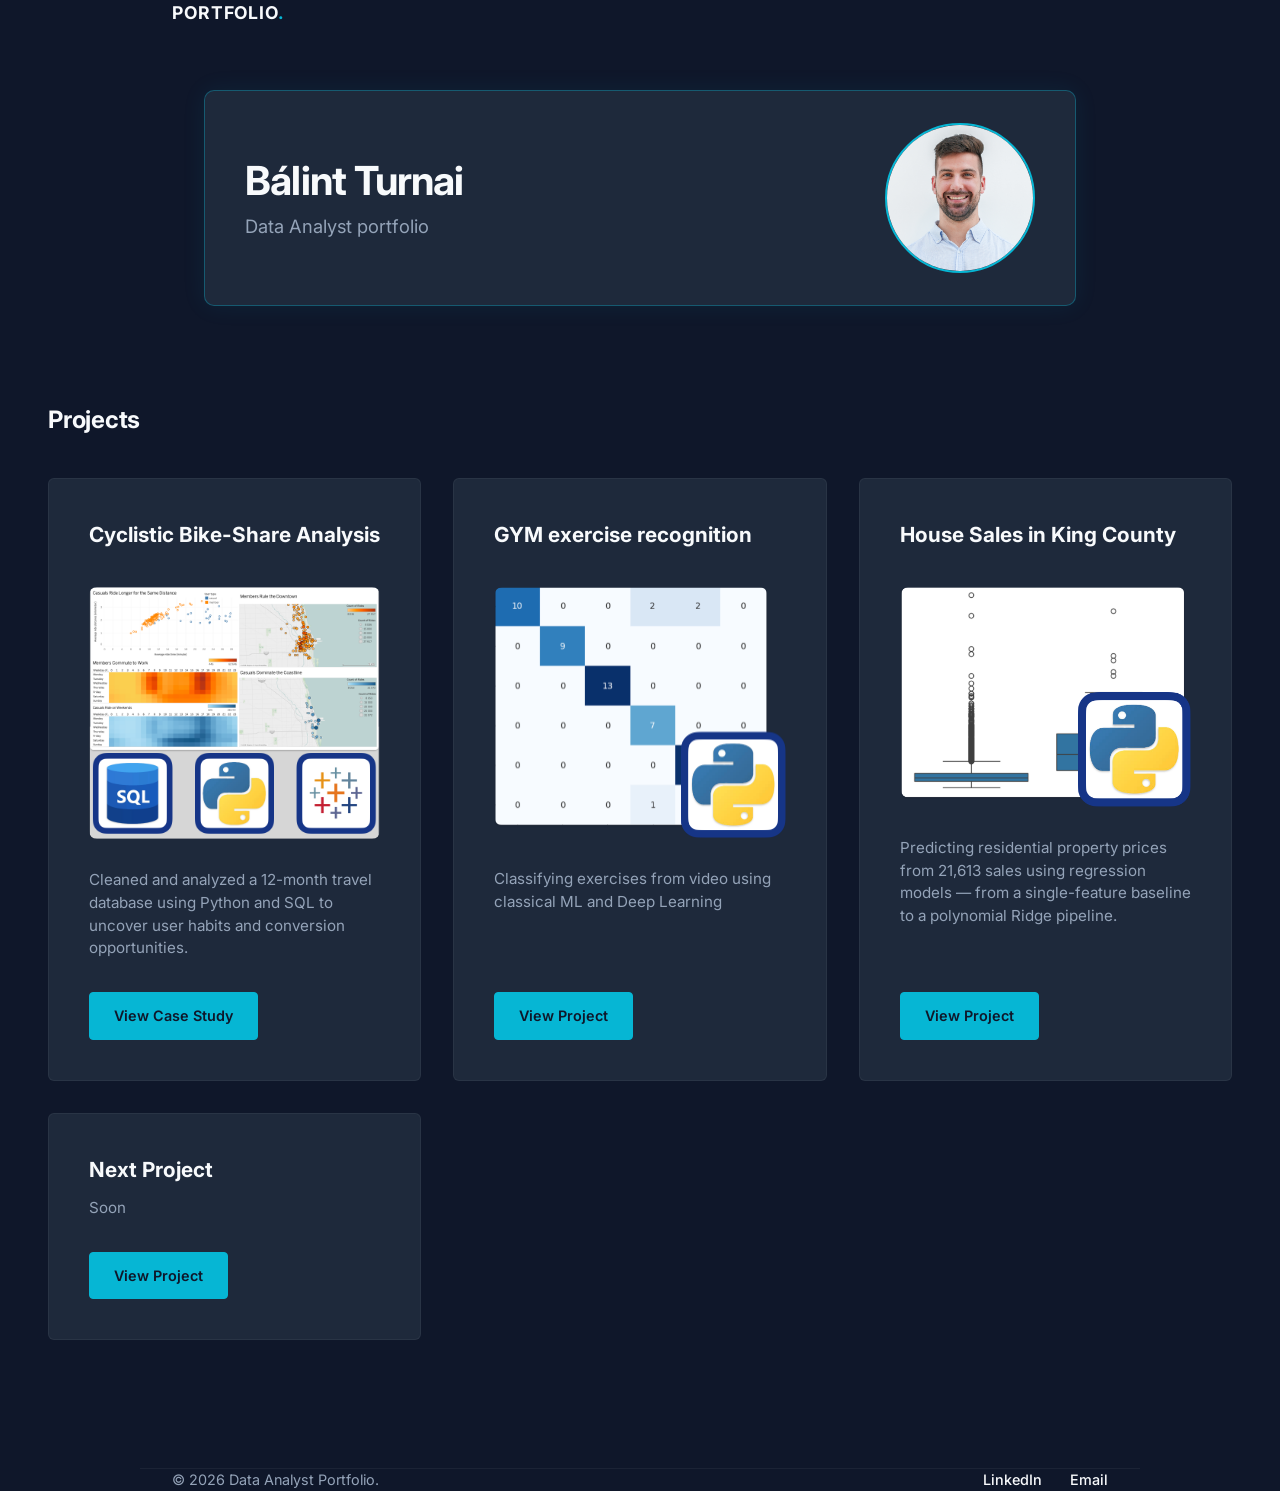
<file: index.html>
<!DOCTYPE html>
<html lang="hu">
<head>
    
    <meta charset="UTF-8">
    <meta name="viewport" content="width=device-width, initial-scale=1.0">
    <title>Data Analyst Portfolio</title>
    <link rel="preconnect" href="https://fonts.googleapis.com">
    <link rel="preconnect" href="https://fonts.gstatic.com" crossorigin>
    <link href="https://fonts.googleapis.com/css2?family=Inter:wght@400;500;600;700&display=swap" rel="stylesheet">
    
    <style>
        /* --- DIZÁJN RENDSZER --- */
        :root {
            --bg-main: #0f172a;       /* Mély palaszürke háttér */
            --bg-card: #1e293b;       /* Kártyák háttere */
            --accent-cyan: #06b6d4;   /* Funkcionális neon-cián kiemelő */
            --text-main: #f8fafc;     /* Elsődleges szöveg */
            --text-muted: #94a3b8;    /* Másodlagos szöveg */
            --border-color: rgba(255, 255, 255, 0.05);
            --max-width: 1000px;
            --transition: all 0.2s ease-in-out;
        }

        * {
            margin: 0;
            padding: 0;
            box-sizing: border-box;
            scroll-behavior: smooth;
        }

        body {
            background-color: var(--bg-main);
            color: var(--text-main);
            font-family: 'Inter', sans-serif;
            line-height: 1.5;
            -webkit-font-smoothing: antialiased;
        }

        .container {
            width: 100%;
            max-width: var(--max-width);
            margin: 0 auto;
            padding: 0 2rem;
        }

        /* --- LEBUTÍTOTT NAVIGÁCIÓ --- */
        nav {
            padding: 2rem 0;
        }

        .logo {
            font-weight: 700;
            font-size: 1.1rem;
            letter-spacing: 0.05em;
        }

        .logo span {
            color: var(--accent-cyan);
        }

        /* --- BEMUTATKOZÁS (HERO & ABOUT EGYBEN) --- */
        .profile-section {
            padding: 4rem 0 6rem 0;
        }

        .profile-section h1 {
            font-size: 2.5rem;
            font-weight: 700;
            line-height: 1.2;
            margin-bottom: 1.5rem;
            letter-spacing: -0.02em;
        }

        .profile-section p {
            font-size: 1.15rem;
            color: var(--text-muted);
            max-width: 800px;
        }

        /* --- MINIMALISTA PROJEKT RÁCSHÁLÓ --- */
        .projects-section {
            width: 100vw;
            position: relative;
            left: calc(-50vw + 50%);
            padding: 0 3rem 8rem 3rem;
            box-sizing: border-box;
        }

        .section-title {
            font-size: 1.5rem;
            font-weight: 700;
            margin-bottom: 2.5rem;
            letter-spacing: -0.01em;
        }

        .section-title span {
            color: var(--accent-cyan);
        }

        .projects-grid {
            display: grid;
            grid-template-columns: repeat(auto-fill, minmax(360px, 1fr));
            gap: 2rem;
        }

        .project-card {
            background-color: var(--bg-card);
            border: 1px solid var(--border-color);
            border-radius: 6px;
            padding: 2.5rem;
            display: flex;
            flex-direction: column;
            justify-content: space-between;
            transition: var(--transition);
        }

        .project-card:hover {
            border-color: rgba(6, 182, 212, 0.3);
        }

        .project-card h3 {
            font-size: 1.3rem;
            margin-bottom: 0.75rem;
        }

        .project-card p {
            color: var(--text-muted);
            font-size: 0.95rem;
            margin-bottom: 2rem;
            flex-grow: 1;
        }

        /* Gomb stílus az átnavigáláshoz */
        .btn {
            display: inline-flex;
            align-items: center;
            justify-content: center;
            padding: 0.75rem 1.5rem;
            font-size: 0.9rem;
            font-weight: 600;
            border-radius: 4px;
            text-decoration: none;
            transition: var(--transition);
            background-color: var(--accent-cyan);
            color: var(--bg-main);
            border: 1px solid var(--accent-cyan);
            align-self: flex-start;
        }

        .btn:hover {
            background-color: transparent;
            color: var(--accent-cyan);
        }

        .hero-section {
            padding: 4rem 0 6rem 0;
        }

        .hero-container {
            display: flex;
            align-items: center;
            justify-content: space-between;
            gap: 2rem;
        }

        .profile-card {
            display: flex;
            flex-direction: column;
        }

        .profile-card h1 {
            font-size: 2.5rem;
            font-weight: 700;
            line-height: 1.2;
            margin-bottom: 0.5rem;
            letter-spacing: -0.02em;
        }

        .profile-card h2 {
            font-size: 1.15rem;
            font-weight: 400;
            color: var(--text-muted);
            margin-bottom: 0;
        }

        .profile-image {
            width: 150px;
            height: 150px;
            object-fit: cover;
            border-radius: 50%;
            border: 2px solid var(--accent-cyan);
            flex-shrink: 0;
        }

        .profile-frame {
            display: flex;
            align-items: center;
            justify-content: space-between;
            gap: 2rem;
            background-color: var(--bg-card);
            border: 1px solid rgba(6, 182, 212, 0.35);
            border-radius: 10px;
            padding: 2rem 2.5rem;
            box-shadow: 0 0 24px rgba(6, 182, 212, 0.08);
            width: 100%;
        }

        /* --- FOOTER / KAPCSOLAT --- */
        footer {
            padding: 3rem 0;
            border-top: 1px solid var(--border-color);
            display: flex;
            justify-content: space-between;
            align-items: center;
            flex-wrap: wrap;
            gap: 1.5rem;
            font-size: 0.9rem;
            color: var(--text-muted);
        }

        .footer-links a {
            color: var(--text-main);
            text-decoration: none;
            margin-left: 1.5rem;
            font-weight: 500;
            transition: var(--transition);
        }

        .footer-links a:hover {
            color: var(--accent-cyan);
        }

        @media (max-width: 576px) {
            .profile-section h1 { font-size: 2rem; }
            footer { flex-direction: column; text-align: center; }
            .footer-links a { margin: 0 0.75rem; }
            .profile-frame {
                flex-direction: column;
                align-items: flex-start;
                padding: 1.5rem;
            }
            .profile-card h1 { font-size: 1.8rem; }
        }
    </style>
</head>
<body>

    <!-- NAVIGÁCIÓ -->
    <nav class="container">
        <div class="logo">PORTFOLIO<span>.</span></div>
    </nav>

    <!-- BEMUTATKOZÁS -->
    <main class="container">
        <section class="hero-section">
            <div class="container hero-container">
                <div class="profile-frame">
                    <div class="profile-card">
                        <h1>Bálint Turnai</h1>
                        <h2>Data Analyst portfolio</h2>
                    </div>
                    <img src="pictures/profilePicture.png" alt="Bálint Turnai - Data Analyst" class="profile-image">
                </div>
            </div>
            
        </section>

        <!-- PROJEKTEK LISTÁJA -->
        <section class="projects-section">
            <h2 class="section-title">Projects</h2>
            <div class="projects-grid">

                <!-- Bike-sharing Projekt Kártya -->
                <div class="project-card">
                    <div>
                        <h3>Cyclistic Bike-Share Analysis</h3>
                        <img src="pictures/bike_background.png" alt="Bike Share Analysis tech stack" style="width:100%; border-radius:8px; margin: 1.5rem 0;">
                        <p>Cleaned and analyzed a 12-month travel database using Python and SQL to uncover user habits and conversion opportunities.</p>
                    </div>
                    <!-- Átnavigálás a konkrét esettanulmány oldalára -->
                    <a href="bike_sharing.html" class="btn">View Case Study</a>
                </div>

                <!-- Edzőtermi gyakorlat felismerés Kártya -->
                <div class="project-card">
                    <div>
                        <h3>GYM exercise recognition</h3>
                        <img src="pictures/gym_background.png" alt="Bike Share Analysis tech stack" style="width:100%; border-radius:8px; margin: 1.5rem 0;">
                        <p>Classifying exercises from video using classical ML and Deep Learning</p>
                    </div>
                    <a href="gym_exercise_recognition.html" class="btn">View Project</a>
                </div>

                <!-- Houseing Kártya -->
                <div class="project-card">
                    <div>
                        <h3>House Sales in King County</h3>
                        <img src="pictures/house_background.png" alt="House Sales King County" style="width:100%; border-radius:8px; margin: 1.5rem 0;">
                        <p>Predicting residential property prices from 21,613 sales using regression models — from a single-feature baseline to a polynomial Ridge pipeline.</p>
                    </div>
                    <a href="house_sales.html" class="btn">View Project</a>
                </div>
                <!-- Next project -->
                <div class="project-card">
                    <div>
                        <h3>Next Project</h3>
                        <!-- <img src="pictures/house_background.png" alt="House Sales King County" style="width:100%; border-radius:8px; margin: 1.5rem 0;"> -->
                        <p>Soon</p>
                    </div>
                    <a href="house_sales.html" class="btn">View Project</a>
                </div>

            </div>
        </section>
    </main>

    <!-- FOOTER / MINIMÁLIS KAPCSOLAT LINK -->
    <footer class="container">
        <div>&copy; 2026 Data Analyst Portfolio.</div>
        <div class="footer-links">
            <a href="https://www.linkedin.com/in/turnaibalint/" target="_blank">LinkedIn</a>
            <a href="mailto:bturnai@gmail.com">Email</a>
        </div>
    </footer>

</body>
</html>
</file>
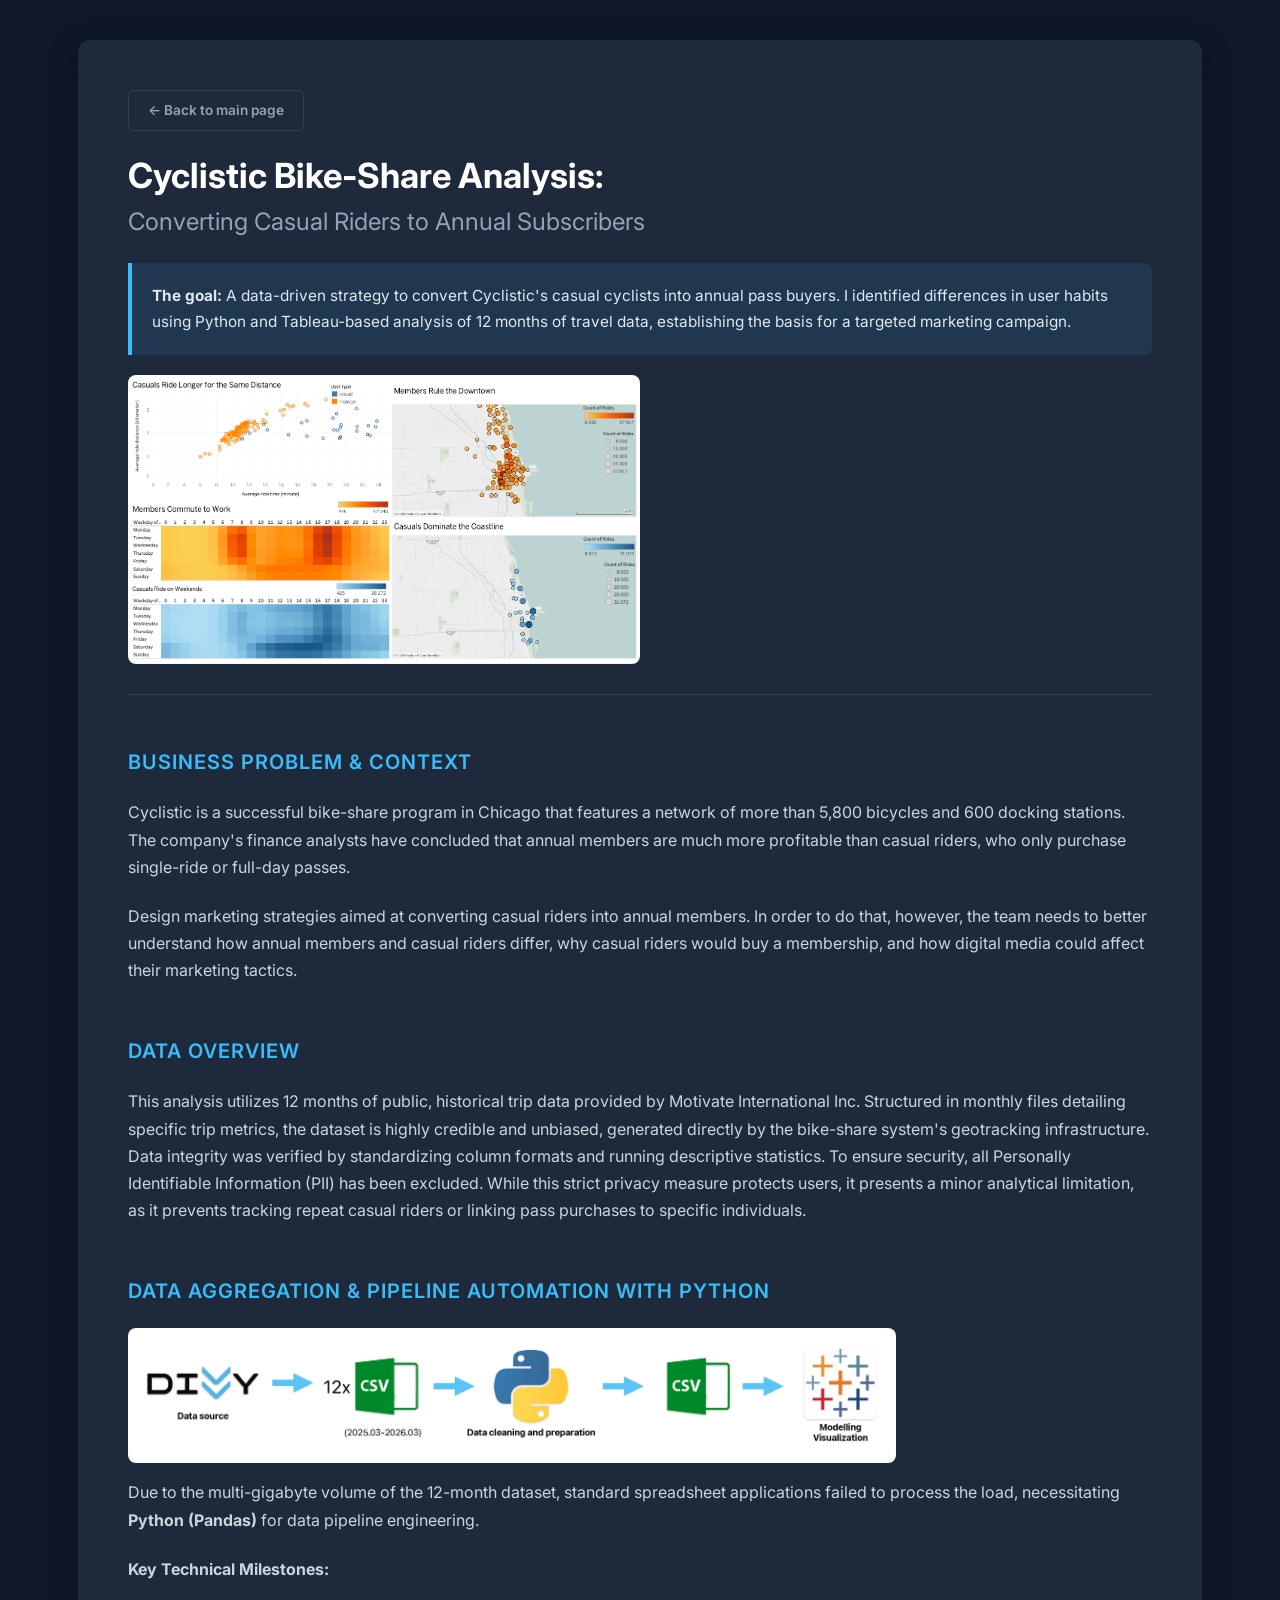
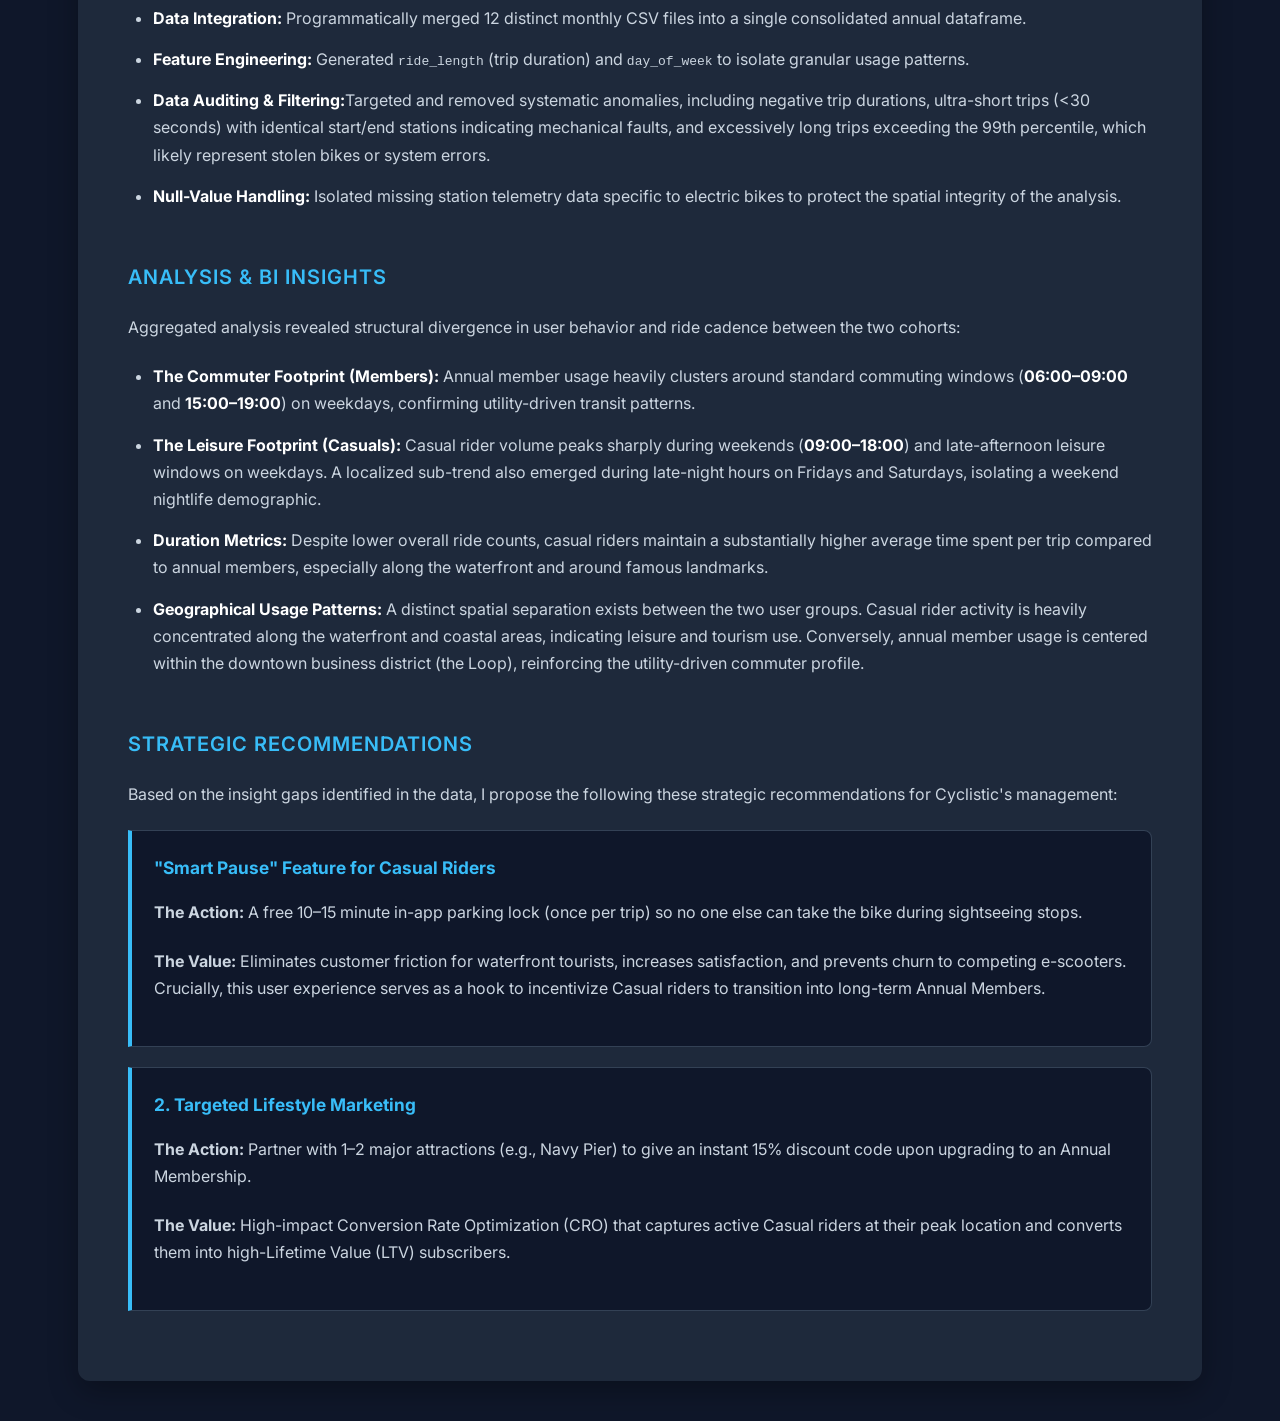
<file: bike_sharing.html>
<!DOCTYPE html>
<html lang="en">
<head>
    <meta charset="UTF-8">
    <meta name="viewport" content="width=device-width, initial-scale=1.0">
    <title>Case Study - Cyclistic Bike-Share</title>
    <link rel="preconnect" href="https://fonts.googleapis.com">
    <link rel="preconnect" href="https://fonts.gstatic.com" crossorigin>
    <link href="https://fonts.googleapis.com/css2?family=Inter:wght@400;500;600;700&display=swap" rel="stylesheet">
    <link rel="stylesheet" href="style.css">
</head>
<body>

    <div class="container">
        <a href="index.html" class="btn-back">← Back to main page</a>
        <header>
            <h1>Cyclistic Bike-Share Analysis:<br><span style="color: #94a3b8; font-size: 18pt; font-weight: normal;">Converting Casual Riders to Annual Subscribers</span></h1>
            
            <div class="hook-box">
                <strong>The goal:</strong> A data-driven strategy to convert Cyclistic's casual cyclists into annual pass buyers. I identified differences in user habits using Python and Tableau-based analysis of 12 months of travel data, establishing the basis for a targeted marketing campaign.
            </div>
            
            <!-- <div class="placeholder-box" style=""> -->
                <img src="pictures/dashboard.png" alt="Executive Dashboard Overview" style="width: 50%; border-radius: 8px; display: block; margin: 0;text-align: left;margin-top: 20px;">      
            <!-- </div> -->
        </header>

        <h2>Business Problem & Context</h2>
        <p>Cyclistic is a successful bike-share program in Chicago that features a network of more than 5,800 bicycles and 600 docking stations. The company's finance analysts have concluded that annual members are much more profitable than casual riders, who only purchase single-ride or full-day passes.   </p>
        <p>Design marketing strategies aimed at converting casual riders into annual members. In order to do that, however, the team needs to better understand how annual members and casual riders differ, why casual riders would buy a membership, and how digital media could affect their marketing tactics.</p>
        
        <h2>Data Overview</h2>
        <p>This analysis utilizes 12 months of public, historical trip data provided by Motivate International Inc. Structured in monthly files detailing specific trip metrics, the dataset is highly credible and unbiased, generated directly by the bike-share system's geotracking infrastructure. Data integrity was verified by standardizing column formats and running descriptive statistics. To ensure security, all Personally Identifiable Information (PII) has been excluded. While this strict privacy measure protects users, it presents a minor analytical limitation, as it prevents tracking repeat casual riders or linking pass purchases to specific individuals.</p>
        
        <h2>Data Aggregation & Pipeline Automation with Python</h2>

        <img src="pictures/process.jpg" alt="Executive Dashboard Overview" style="width: 75%; border-radius: 8px; display: block; margin: 0;text-align: left;margin-top: 20px;">      
        <p>Due to the multi-gigabyte volume of the 12-month dataset, standard spreadsheet applications failed to process the load, necessitating <strong>Python (Pandas)</strong> for data pipeline engineering.</p>
        
        <p><strong>Key Technical Milestones:</strong></p>
        <ul>
            <li><strong>Data Integration:</strong> Programmatically merged 12 distinct monthly CSV files into a single consolidated annual dataframe.</li>
            <li><strong>Feature Engineering:</strong> Generated <code>ride_length</code> (trip duration) and <code>day_of_week</code> to isolate granular usage patterns.</li>
            <li><strong>Data Auditing & Filtering:</strong>Targeted and removed systematic anomalies, including negative trip durations, ultra-short trips (<30 seconds) with identical start/end stations indicating mechanical faults, and excessively long trips exceeding the 99th percentile, which likely represent stolen bikes or system errors.</li>
            <li><strong>Null-Value Handling:</strong> Isolated missing station telemetry data specific to electric bikes to protect the spatial integrity of the analysis.</li>
        </ul>

        <h2>Analysis & BI Insights</h2>
        <p>Aggregated analysis revealed structural divergence in user behavior and ride cadence between the two cohorts:</p>
        
        <ul>
            <li><strong>The Commuter Footprint (Members):</strong> Annual member usage heavily clusters around standard commuting windows (<strong>06:00–09:00</strong> and <strong>15:00–19:00</strong>) on weekdays, confirming utility-driven transit patterns.</li>
            <li><strong>The Leisure Footprint (Casuals):</strong> Casual rider volume peaks sharply during weekends (<strong>09:00–18:00</strong>) and late-afternoon leisure windows on weekdays. A localized sub-trend also emerged during late-night hours on Fridays and Saturdays, isolating a weekend nightlife demographic.</li>
            <li><strong>Duration Metrics:</strong> Despite lower overall ride counts, casual riders maintain a substantially higher average time spent per trip compared to annual members, especially along the waterfront and around famous landmarks.</li>
            <li><strong>Geographical Usage Patterns:</strong> A distinct spatial separation exists between the two user groups. Casual rider activity is heavily concentrated along the waterfront and coastal areas, indicating leisure and tourism use. Conversely, annual member usage is centered within the downtown business district (the Loop), reinforcing the utility-driven commuter profile.</li>
        </ul>

        <div class='tableauPlaceholder' id='viz1782066189121' style='position: relative;text-align: center;'>
            <noscript>
                <a href='#'>
                    <img alt='User type comperation ' 
                    src='https:&#47;&#47;public.tableau.com&#47;static&#47;images&#47;ZF&#47;ZFQPKSN2D&#47;1_rss.png' 
                    style='border: none' />
                </a>
            </noscript>
            <object class='tableauViz' style='display:none;'>
                <param name='host_url' value='https%3A%2F%2Fpublic.tableau.com%2F' />
                <param name='embed_code_version' value='3' />
                <param name='path' value='shared&#47;ZFQPKSN2D' />
                <param name='toolbar' value='yes' />
                <param name='static_image' value='https:&#47;&#47;public.tableau.com&#47;static&#47;images&#47;ZF&#47;ZFQPKSN2D&#47;1.png' />
                <param name='animate_transition' value='yes' />
                <param name='display_static_image' value='yes' />
                <param name='display_spinner' value='yes' />
                <param name='display_overlay' value='yes' />
                <param name='display_count' value='yes' />
                <param name='language' value='en-US' />
                <param name='filter' value='publish=yes' />
            </object>
        </div>

        <script type='text/javascript'>                    
            var divElement = document.getElementById('viz1782066189121');                    
            var vizElement = divElement.getElementsByTagName('object')[0];                    
            
            // A szélesség marad 100%, hogy ne lógjon ki jobbra
            vizElement.style.width = '100%';
            
            // A magasságot FIX PIXELBEN adjuk meg, hogy ne csukoljon össze
            vizElement.style.height = '850px'; 
            
            var scriptElement = document.createElement('script');                    
            scriptElement.src = 'https://public.tableau.com/javascripts/api/viz_v1.js';                    
            vizElement.parentNode.insertBefore(scriptElement, vizElement);                
        </script>
        <h2>Strategic Recommendations</h2>
        <p>Based on the insight gaps identified in the data, I propose the following these strategic recommendations for Cyclistic's management:</p>

        <div class="recommendation-card">
            <h4>"Smart Pause" Feature for Casual Riders</h4>
            <p><strong>The Action:</strong> A free 10–15 minute in-app parking lock (once per trip) so no one else can take the bike during sightseeing stops.</p>
            <p><strong>The Value:</strong> Eliminates customer friction for waterfront tourists, increases satisfaction, and prevents churn to competing e-scooters. Crucially, this user experience serves as a hook to incentivize Casual riders to transition into long-term Annual Members.</p>
        </div>

        <div class="recommendation-card">
            <h4>2. Targeted Lifestyle Marketing</h4>
            <p><strong>The Action:</strong> Partner with 1–2 major attractions (e.g., Navy Pier) to give an instant 15% discount code upon upgrading to an Annual Membership.</p>
            <p><strong>The Value:</strong> High-impact Conversion Rate Optimization (CRO) that captures active Casual riders at their peak location and converts them into high-Lifetime Value (LTV) subscribers.</p>
        </div>

       
    </div>

</body>
</html>
</file>
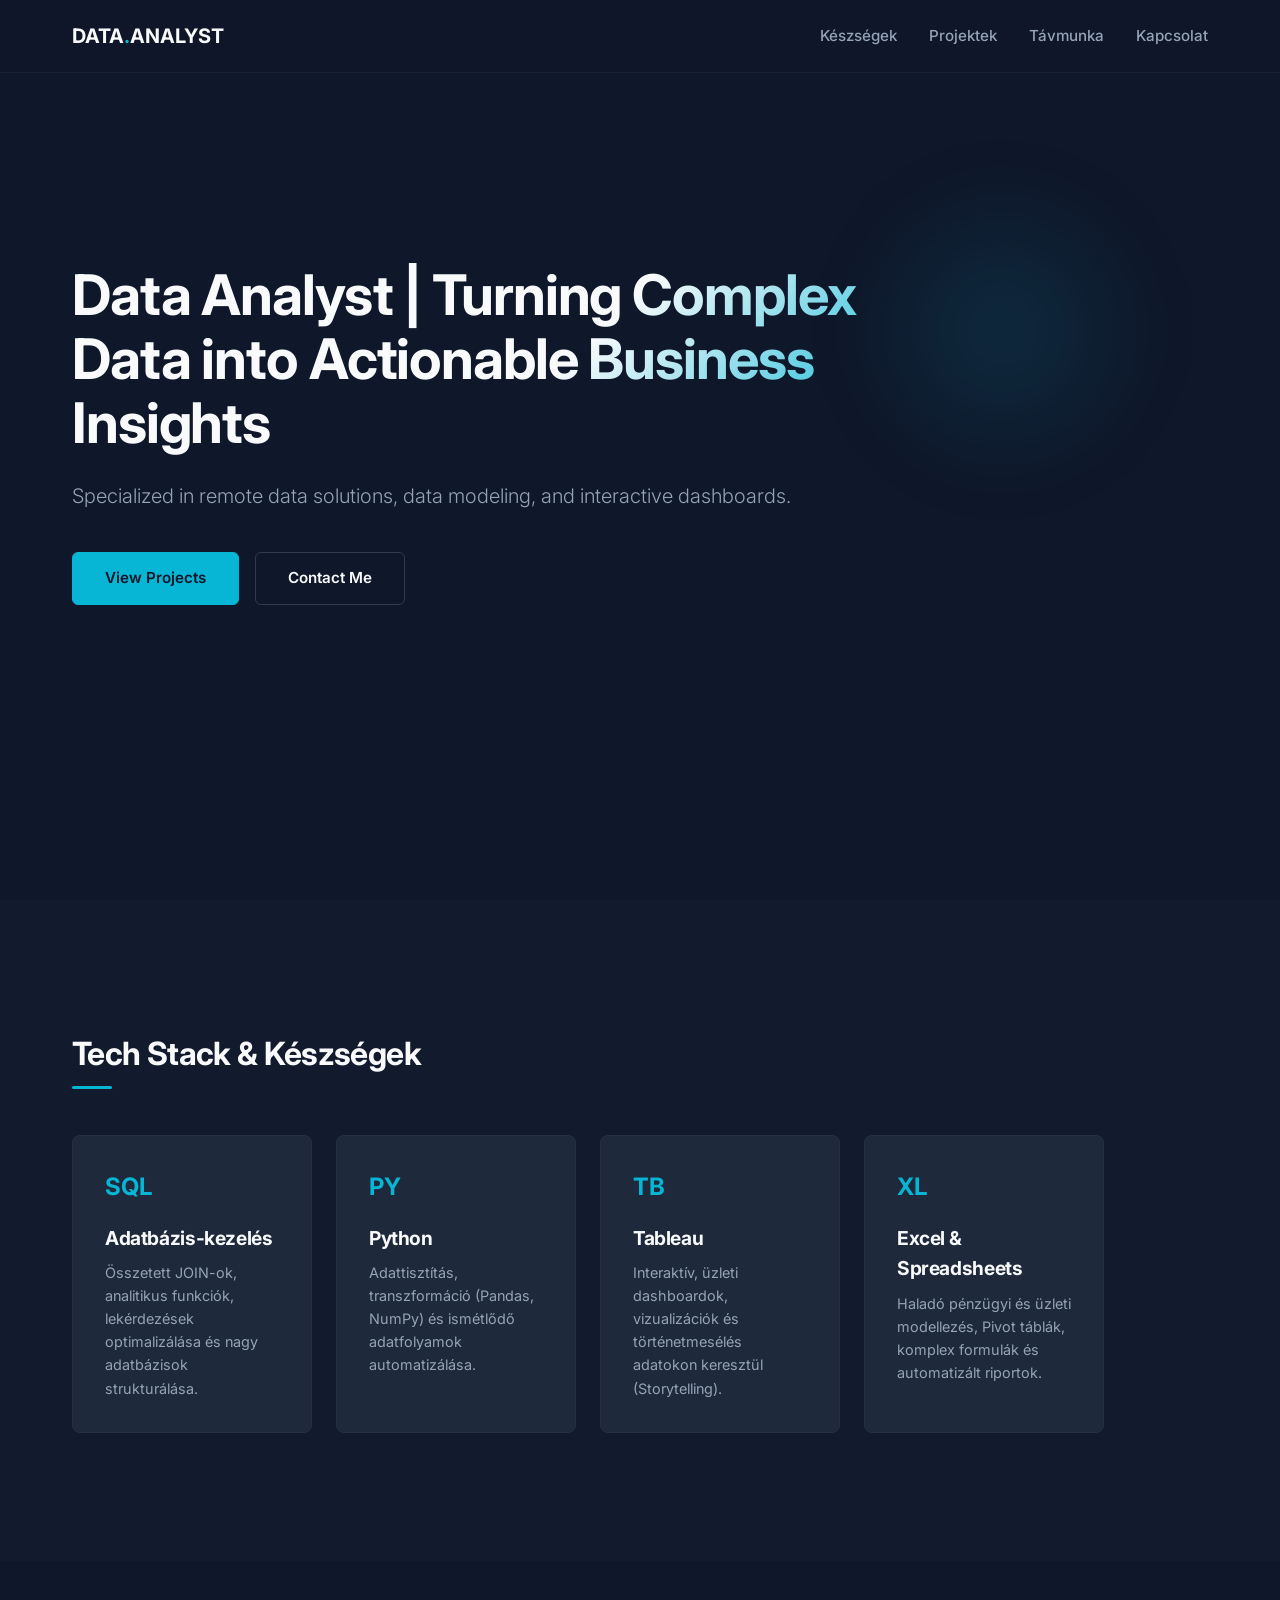
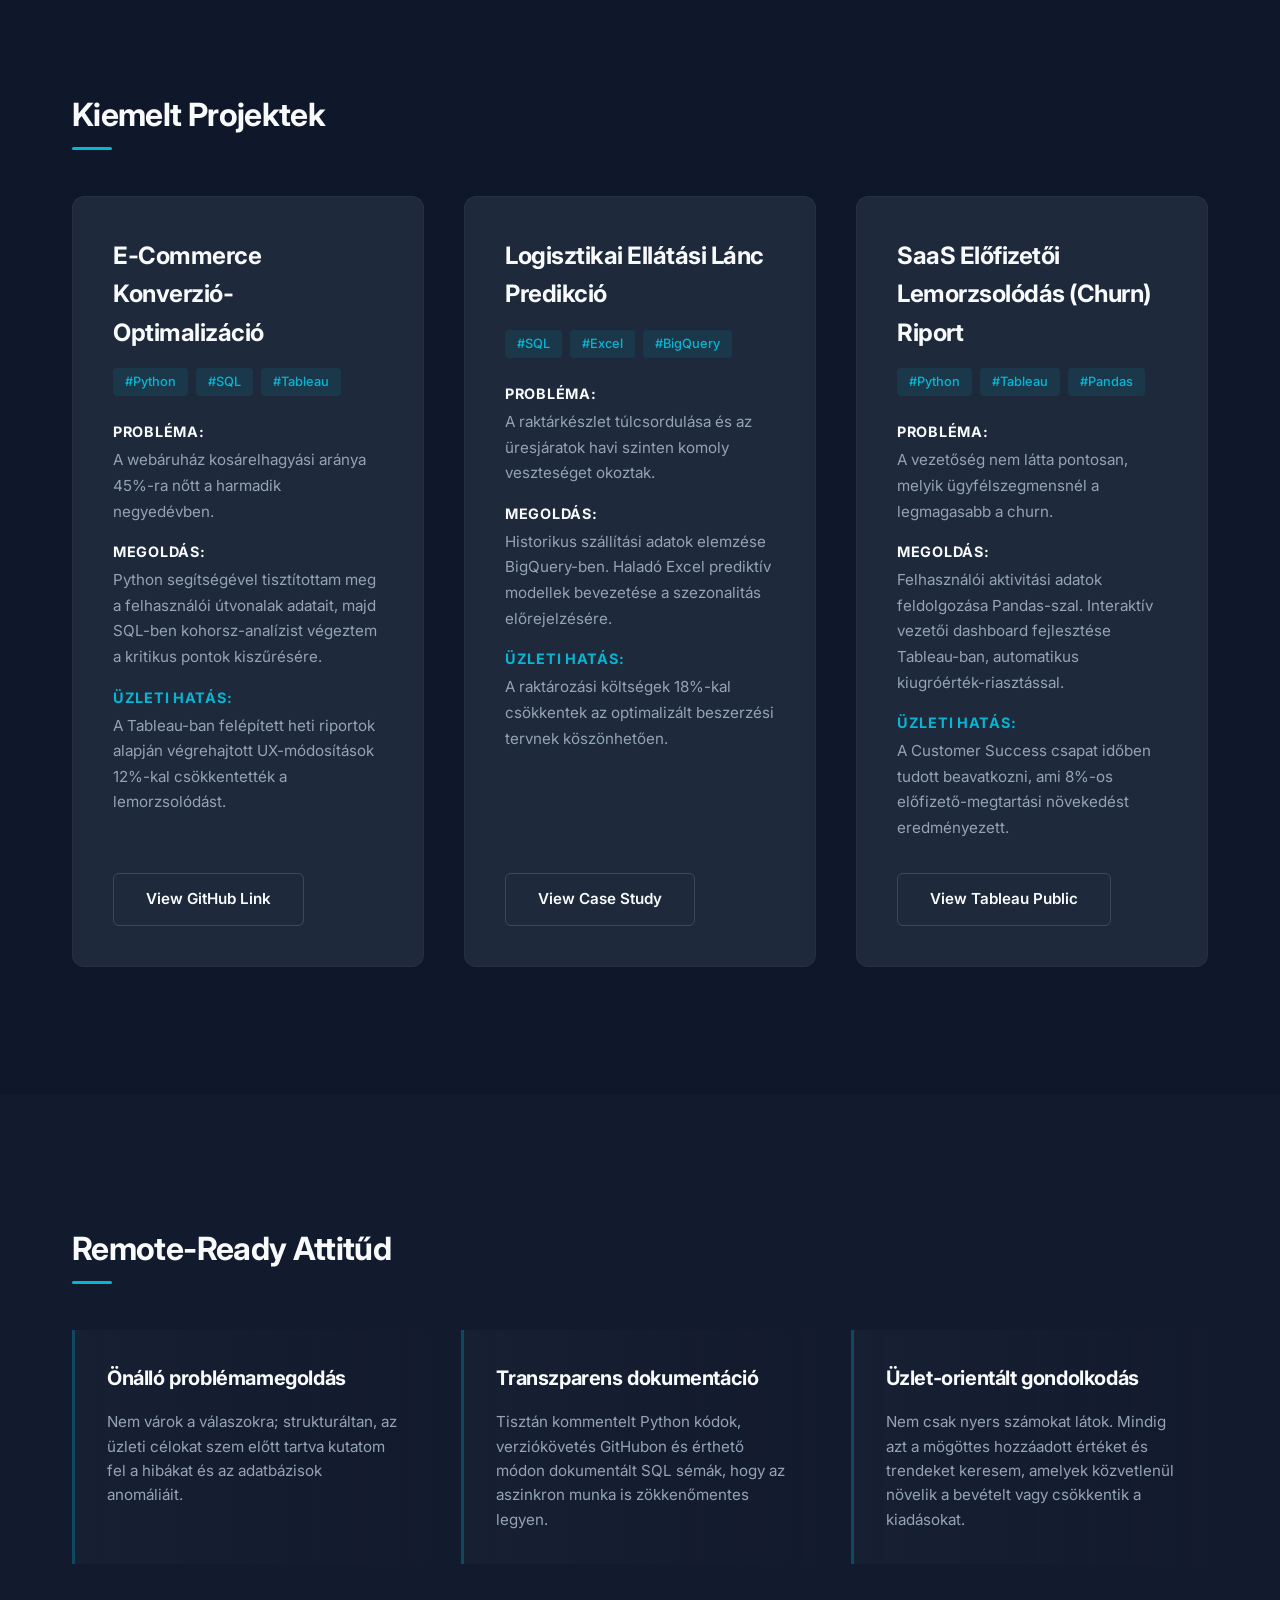
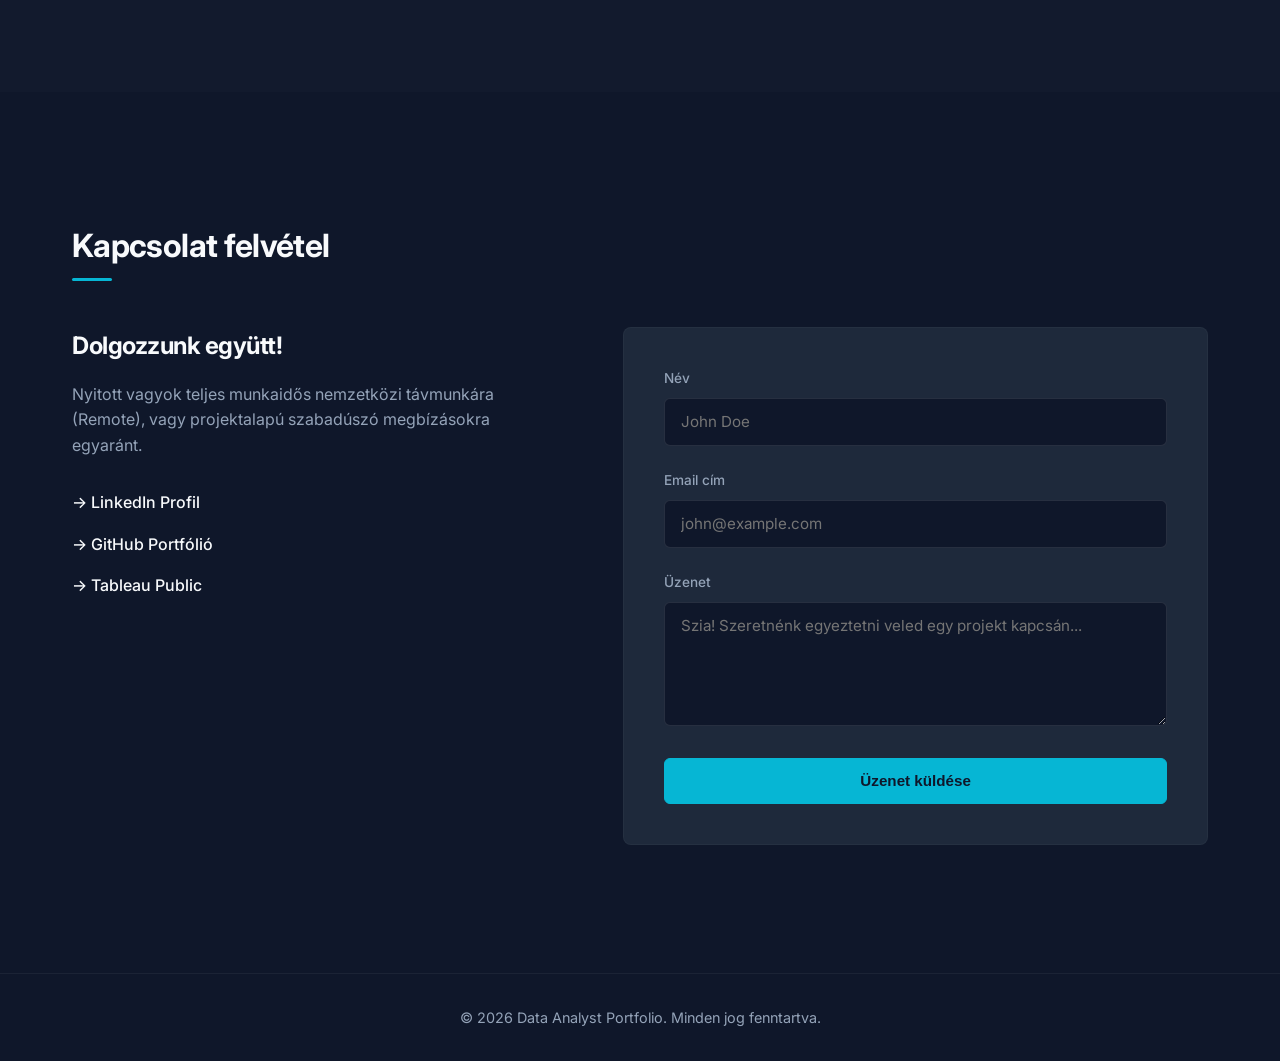
<file: gemini-code-1780682729687.html>
<!DOCTYPE html>
<html lang="hu">
<head>
    <meta charset="UTF-8">
    <meta name="viewport" content="width=device-width, initial-scale=1.0">
    <title>Data Analyst Portfolio</title>
    <link rel="preconnect" href="https://fonts.googleapis.com">
    <link rel="preconnect" href="https://fonts.gstatic.com" crossorigin>
    <link href="https://fonts.googleapis.com/css2?family=Inter:wght@300;400;500;600;700&display=swap" rel="stylesheet">
    
    <style>
        /* --- UI DIZÁJN RENDSZER (Változók) --- */
        :root {
            --bg-main: #0f172a;       /* Mély palaszürke alap */
            --bg-card: #1e293b;       /* Kártyák és szekciók háttere */
            --accent-cyan: #06b6d4;   /* Éles neon-cián a fókuszpontoknak */
            --accent-blue: #3b82f6;   /* Technológiai kék */
            --text-main: #f8fafc;     /* Kiválóan olvasható világos szöveg */
            --text-muted: #94a3b8;    /* Másodlagos leírások */
            --font-sans: 'Inter', sans-serif;
            --max-width: 1200px;
            --transition: all 0.3s cubic-bezier(0.4, 0, 0.2, 1);
        }

        /* --- GLOBÁLIS STÍLUSOK --- */
        * {
            margin: 0;
            padding: 0;
            box-sizing: border-box;
            scroll-behavior: smooth;
        }

        body {
            background-color: var(--bg-main);
            color: var(--text-main);
            font-family: var(--font-sans);
            line-height: 1.6;
            overflow-x: hidden;
            -webkit-font-smoothing: antialiased;
        }

        .container {
            width: 100%;
            max-width: var(--max-width);
            margin: 0 auto;
            padding: 0 2rem;
        }

        section {
            padding: 8rem 0;
        }

        h1, h2, h3, h4 {
            font-weight: 700;
            letter-spacing: -0.02em;
        }

        /* --- NAVIGÁCIÓ (Minimalista, lebegő) --- */
        nav {
            position: fixed;
            top: 0;
            width: 100%;
            background: rgba(15, 23, 42, 0.8);
            backdrop-filter: blur(12px);
            -webkit-backdrop-filter: blur(12px);
            border-bottom: 1px solid rgba(255, 255, 255, 0.05);
            z-index: 100;
        }

        .nav-container {
            display: flex;
            justify-content: space-between;
            align-items: center;
            height: 4.5rem;
        }

        .logo {
            font-size: 1.25rem;
            font-weight: 700;
            color: var(--text-main);
            text-decoration: none;
        }

        .logo span {
            color: var(--accent-cyan);
        }

        .nav-links {
            display: flex;
            gap: 2rem;
            list-style: none;
        }

        .nav-links a {
            color: var(--text-muted);
            text-decoration: none;
            font-size: 0.95rem;
            font-weight: 500;
            transition: var(--transition);
        }

        .nav-links a:hover {
            color: var(--accent-cyan);
        }

        /* --- HERO SZEKCIÓ --- */
        .hero {
            min-height: 100vh;
            display: flex;
            align-items: center;
            padding-top: 6rem;
            position: relative;
        }

        /* Dekoratív hálós háttér az adatok hangulatához */
        .hero::before {
            content: '';
            position: absolute;
            top: 20%;
            right: 10%;
            width: 300px;
            height: 300px;
            background: radial-gradient(circle, rgba(6, 182, 212, 0.15) 0%, rgba(15, 23, 42, 0) 70%);
            z-index: -1;
            filter: blur(40px);
        }

        .hero-content {
            max-width: 800px;
        }

        .hero h1 {
            font-size: 3.5rem;
            line-height: 1.15;
            margin-bottom: 1.5rem;
            background: linear-gradient(135deg, var(--text-main) 60%, var(--accent-cyan));
            -webkit-background-clip: text;
            -webkit-text-fill-color: transparent;
        }

        .hero p {
            font-size: 1.25rem;
            color: var(--text-muted);
            margin-bottom: 2.5rem;
            font-weight: 300;
        }

        .btn-group {
            display: flex;
            gap: 1rem;
            flex-wrap: wrap;
        }

        .btn {
            display: inline-flex;
            align-items: center;
            justify-content: center;
            padding: 0.85rem 2rem;
            font-size: 0.95rem;
            font-weight: 600;
            border-radius: 6px;
            text-decoration: none;
            transition: var(--transition);
            cursor: pointer;
        }

        .btn-primary {
            background-color: var(--accent-cyan);
            color: var(--bg-main);
            border: 1px solid var(--accent-cyan);
        }

        .btn-primary:hover {
            background-color: transparent;
            color: var(--accent-cyan);
            box-shadow: 0 0 20px rgba(6, 182, 212, 0.4);
        }

        .btn-secondary {
            background-color: transparent;
            color: var(--text-main);
            border: 1px solid rgba(255, 255, 255, 0.15);
        }

        .btn-secondary:hover {
            border-color: var(--text-main);
            background-color: rgba(255, 255, 255, 0.03);
        }

        /* --- SZEKCIÓ CÍMEK --- */
        .section-title {
            font-size: 2rem;
            margin-bottom: 3.5rem;
            position: relative;
            display: inline-block;
        }

        .section-title::after {
            content: '';
            position: absolute;
            bottom: -10px;
            left: 0;
            width: 40px;
            height: 3px;
            background-color: var(--accent-cyan);
            border-radius: 2px;
        }

        /* --- TECH STACK SZEKCIÓ --- */
        .tech-grid {
            display: grid;
            grid-template-columns: repeat(auto-fit, minmax(240px, 100px));
            gap: 1.5rem;
        }

        .tech-card {
            background-color: var(--bg-card);
            border: 1px solid rgba(255, 255, 255, 0.03);
            padding: 2rem;
            border-radius: 8px;
            transition: var(--transition);
        }

        .tech-card:hover {
            transform: translateY(-5px);
            border-color: rgba(6, 182, 212, 0.3);
            box-shadow: 0 10px 30px -15px rgba(0,0,0,0.5);
        }

        .tech-icon {
            font-size: 1.5rem;
            font-weight: 700;
            color: var(--accent-cyan);
            margin-bottom: 1rem;
            display: block;
        }

        .tech-card h3 {
            font-size: 1.2rem;
            margin-bottom: 0.5rem;
        }

        .tech-card p {
            color: var(--text-muted);
            font-size: 0.9rem;
        }

        /* --- PROJEKTEK (Esettanulmány fókusz) --- */
        .projects-grid {
            display: grid;
            grid-template-columns: 1fr;
            gap: 2.5rem;
        }

        .project-card {
            background-color: var(--bg-card);
            border: 1px solid rgba(255, 255, 255, 0.03);
            border-radius: 12px;
            padding: 2.5rem;
            display: grid;
            grid-template-columns: 1fr;
            gap: 2rem;
            transition: var(--transition);
        }

        .project-card:hover {
            border-color: rgba(6, 182, 212, 0.2);
            box-shadow: 0 20px 40px -20px rgba(0,0,0,0.7);
        }

        .project-content {
            display: flex;
            flex-direction: column;
            justify-content: space-between;
        }

        .project-header h3 {
            font-size: 1.5rem;
            margin-bottom: 1rem;
        }

        .tech-tags {
            display: flex;
            gap: 0.5rem;
            flex-wrap: wrap;
            margin-bottom: 1.5rem;
        }

        .tag {
            background-color: rgba(6, 182, 212, 0.1);
            color: var(--accent-cyan);
            padding: 0.25rem 0.75rem;
            border-radius: 4px;
            font-size: 0.8rem;
            font-weight: 500;
        }

        /* Strukturált Esettanulmány felépítés */
        .case-study-details {
            margin-bottom: 2rem;
        }

        .cs-step {
            margin-bottom: 1rem;
        }

        .cs-step strong {
            color: var(--text-main);
            display: block;
            font-size: 0.9rem;
            text-transform: uppercase;
            letter-spacing: 0.05em;
            margin-bottom: 0.25rem;
        }

        .cs-step span {
            color: var(--text-muted);
            font-size: 0.95rem;
        }

        .cs-step.impact strong {
            color: var(--accent-cyan);
        }

        .project-card .btn {
            align-self: flex-start;
        }

        /* --- TÁVMUNKA ALKAMMASSÁG --- */
        .remote-grid {
            display: grid;
            grid-template-columns: repeat(auto-fit, minmax(300px, 1fr));
            gap: 2rem;
        }

        .remote-card {
            padding: 2rem;
            border-left: 3px solid rgba(6, 182, 212, 0.3);
            background: linear-gradient(to right, rgba(30, 41, 59, 0.4), transparent);
        }

        .remote-card h3 {
            font-size: 1.25rem;
            margin-bottom: 1rem;
            color: var(--text-main);
        }

        .remote-card p {
            color: var(--text-muted);
            font-size: 0.95rem;
        }

        /* --- KAPCSOLAT --- */
        .contact-wrapper {
            display: grid;
            grid-template-columns: 1fr;
            gap: 4rem;
        }

        @media (min-width: 768px) {
            .contact-wrapper {
                grid-template-columns: 1fr 1.2fr;
            }
            .projects-grid {
                grid-template-columns: repeat(auto-fit, minmax(350px, 1fr));
            }
        }

        .contact-info h3 {
            font-size: 1.5rem;
            margin-bottom: 1rem;
        }

        .contact-info p {
            color: var(--text-muted);
            margin-bottom: 2rem;
        }

        .social-links {
            display: flex;
            flex-direction: column;
            gap: 1rem;
        }

        .social-link {
            color: var(--text-main);
            text-decoration: none;
            display: inline-flex;
            align-items: center;
            gap: 0.5rem;
            font-weight: 500;
            transition: var(--transition);
        }

        .social-link:hover {
            color: var(--accent-cyan);
            transform: translateX(5px);
        }

        /* Form dizájn */
        .contact-form {
            background-color: var(--bg-card);
            padding: 2.5rem;
            border-radius: 8px;
            border: 1px solid rgba(255, 255, 255, 0.03);
        }

        .form-group {
            margin-bottom: 1.5rem;
        }

        .form-group label {
            display: block;
            font-size: 0.85rem;
            font-weight: 500;
            margin-bottom: 0.5rem;
            color: var(--text-muted);
        }

        .form-group input,
        .form-group textarea {
            width: 100%;
            background-color: var(--bg-main);
            border: 1px solid rgba(255, 255, 255, 0.1);
            border-radius: 6px;
            padding: 0.85rem 1rem;
            color: var(--text-main);
            font-family: var(--font-sans);
            font-size: 0.95rem;
            transition: var(--transition);
        }

        .form-group input:focus,
        .form-group textarea:focus {
            outline: none;
            border-color: var(--accent-cyan);
            box-shadow: 0 0 10px rgba(6, 182, 212, 0.1);
        }

        .contact-form .btn {
            width: 100%;
        }

        /* --- FOOTER --- */
        footer {
            border-top: 1px solid rgba(255, 255, 255, 0.05);
            padding: 2rem 0;
            text-align: center;
            color: var(--text-muted);
            font-size: 0.9rem;
        }

        /* --- RESPONDZÍV MEGJELENÉS FINOMÍTÁSA --- */
        @media (max-width: 768px) {
            .hero h1 {
                font-size: 2.5rem;
            }
            section {
                padding: 5rem 0;
            }
            .nav-links {
                display: none; /* Mobilon a letisztultságért elrejthetjük, vagy hamburgert tehetünk */
            }
        }
    </style>
</head>
<body>

    <nav>
        <div class="container nav-container">
            <a href="#" class="logo">DATA<span>.</span>ANALYST</a>
            <ul class="nav-links">
                <li><a href="#skills">Készségek</a></li>
                <li><a href="#projects">Projektek</a></li>
                <li><a href="#remote">Távmunka</a></li>
                <li><a href="#contact">Kapcsolat</a></li>
            </ul>
        </div>
    </nav>

    <section class="hero">
        <div class="container">
            <div class="hero-content">
                <h1>Data Analyst | Turning Complex Data into Actionable Business Insights</h1>
                <p>Specialized in remote data solutions, data modeling, and interactive dashboards.</p>
                <div class="btn-group">
                    <a href="#projects" class="btn btn-primary">View Projects</a>
                    <a href="#contact" class="btn btn-secondary">Contact Me</a>
                </div>
            </div>
        </div>
    </section>

    <section id="skills" style="background-color: rgba(30, 41, 59, 0.2);">
        <div class="container">
            <h2 class="section-title">Tech Stack & Készségek</h2>
            <div class="tech-grid">
                
                <div class="tech-card">
                    <span class="tech-icon">SQL</span>
                    <h3>Adatbázis-kezelés</h3>
                    <p>Összetett JOIN-ok, analitikus funkciók, lekérdezések optimalizálása és nagy adatbázisok strukturálása.</p>
                </div>

                <div class="tech-card">
                    <span class="tech-icon">PY</span>
                    <h3>Python</h3>
                    <p>Adattisztítás, transzformáció (Pandas, NumPy) és ismétlődő adatfolyamok automatizálása.</p>
                </div>

                <div class="tech-card">
                    <span class="tech-icon">TB</span>
                    <h3>Tableau</h3>
                    <p>Interaktív, üzleti dashboardok, vizualizációk és történetmesélés adatokon keresztül (Storytelling).</p>
                </div>

                <div class="tech-card">
                    <span class="tech-icon">XL</span>
                    <h3>Excel & Spreadsheets</h3>
                    <p>Haladó pénzügyi és üzleti modellezés, Pivot táblák, komplex formulák és automatizált riportok.</p>
                </div>

            </div>
        </div>
    </section>

    <section id="projects">
        <div class="container">
            <h2 class="section-title">Kiemelt Projektek</h2>
            <div class="projects-grid">

                <div class="project-card">
                    <div class="project-content">
                        <div class="project-header">
                            <h3>E-Commerce Konverzió-Optimalizáció</h3>
                            <div class="tech-tags">
                                <span class="tag">#Python</span>
                                <span class="tag">#SQL</span>
                                <span class="tag">#Tableau</span>
                            </div>
                            <div class="case-study-details">
                                <div class="cs-step">
                                    <strong>Probléma:</strong>
                                    <span>A webáruház kosárelhagyási aránya 45%-ra nőtt a harmadik negyedévben.</span>
                                </div>
                                <div class="cs-step">
                                    <strong>Megoldás:</strong>
                                    <span>Python segítségével tisztítottam meg a felhasználói útvonalak adatait, majd SQL-ben kohorsz-analízist végeztem a kritikus pontok kiszűrésére.</span>
                                </div>
                                <div class="cs-step impact">
                                    <strong>Üzleti hatás:</strong>
                                    <span>A Tableau-ban felépített heti riportok alapján végrehajtott UX-módosítások 12%-kal csökkentették a lemorzsolódást.</span>
                                </div>
                            </div>
                        </div>
                        <a href="#" class="btn btn-secondary">View GitHub Link</a>
                    </div>
                </div>

                <div class="project-card">
                    <div class="project-content">
                        <div class="project-header">
                            <h3>Logisztikai Ellátási Lánc Predikció</h3>
                            <div class="tech-tags">
                                <span class="tag">#SQL</span>
                                <span class="tag">#Excel</span>
                                <span class="tag">#BigQuery</span>
                            </div>
                            <div class="case-study-details">
                                <div class="cs-step">
                                    <strong>Probléma:</strong>
                                    <span>A raktárkészlet túlcsordulása és az üresjáratok havi szinten komoly veszteséget okoztak.</span>
                                </div>
                                <div class="cs-step">
                                    <strong>Megoldás:</strong>
                                    <span>Historikus szállítási adatok elemzése BigQuery-ben. Haladó Excel prediktív modellek bevezetése a szezonalitás előrejelzésére.</span>
                                </div>
                                <div class="cs-step impact">
                                    <strong>Üzleti hatás:</strong>
                                    <span>A raktározási költségek 18%-kal csökkentek az optimalizált beszerzési tervnek köszönhetően.</span>
                                </div>
                            </div>
                        </div>
                        <a href="#" class="btn btn-secondary">View Case Study</a>
                    </div>
                </div>

                <div class="project-card">
                    <div class="project-content">
                        <div class="project-header">
                            <h3>SaaS Előfizetői Lemorzsolódás (Churn) Riport</h3>
                            <div class="tech-tags">
                                <span class="tag">#Python</span>
                                <span class="tag">#Tableau</span>
                                <span class="tag">#Pandas</span>
                            </div>
                            <div class="case-study-details">
                                <div class="cs-step">
                                    <strong>Probléma:</strong>
                                    <span>A vezetőség nem látta pontosan, melyik ügyfélszegmensnél a legmagasabb a churn.</span>
                                </div>
                                <div class="cs-step">
                                    <strong>Megoldás:</strong>
                                    <span>Felhasználói aktivitási adatok feldolgozása Pandas-szal. Interaktív vezetői dashboard fejlesztése Tableau-ban, automatikus kiugróérték-riasztással.</span>
                                </div>
                                <div class="cs-step impact">
                                    <strong>Üzleti hatás:</strong>
                                    <span>A Customer Success csapat időben tudott beavatkozni, ami 8%-os előfizető-megtartási növekedést eredményezett.</span>
                                </div>
                            </div>
                        </div>
                        <a href="#" class="btn btn-secondary">View Tableau Public</a>
                    </div>
                </div>

            </div>
        </div>
    </section>

    <section id="remote" style="background-color: rgba(30, 41, 59, 0.2);">
        <div class="container">
            <h2 class="section-title">Remote-Ready Attitűd</h2>
            <div class="remote-grid">
                
                <div class="remote-card">
                    <h3>Önálló problémamegoldás</h3>
                    <p>Nem várok a válaszokra; strukturáltan, az üzleti célokat szem előtt tartva kutatom fel a hibákat és az adatbázisok anomáliáit.</p>
                </div>

                <div class="remote-card">
                    <h3>Transzparens dokumentáció</h3>
                    <p>Tisztán kommentelt Python kódok, verziókövetés GitHubon és érthető módon dokumentált SQL sémák, hogy az aszinkron munka is zökkenőmentes legyen.</p>
                </div>

                <div class="remote-card">
                    <h3>Üzlet-orientált gondolkodás</h3>
                    <p>Nem csak nyers számokat látok. Mindig azt a mögöttes hozzáadott értéket és trendeket keresem, amelyek közvetlenül növelik a bevételt vagy csökkentik a kiadásokat.</p>
                </div>

            </div>
        </div>
    </section>

    <section id="contact">
        <div class="container">
            <h2 class="section-title">Kapcsolat felvétel</h2>
            <div class="contact-wrapper">
                
                <div class="contact-info">
                    <h3>Dolgozzunk együtt!</h3>
                    <p>Nyitott vagyok teljes munkaidős nemzetközi távmunkára (Remote), vagy projektalapú szabadúszó megbízásokra egyaránt.</p>
                    <div class="social-links">
                        <a href="https://linkedin.com" target="_blank" class="social-link">→ LinkedIn Profil</a>
                        <a href="https://github.com" target="_blank" class="social-link">→ GitHub Portfólió</a>
                        <a href="https://public.tableau.com" target="_blank" class="social-link">→ Tableau Public</a>
                    </div>
                </div>

                <form class="contact-form" action="#" method="POST" onsubmit="alert('A demó űrlap elküldése sikeres!'); return false;">
                    <div class="form-group">
                        <label for="name">Név</label>
                        <input type="text" id="name" required placeholder="John Doe">
                    </div>
                    <div class="form-group">
                        <label for="email">Email cím</label>
                        <input type="email" id="email" required placeholder="john@example.com">
                    </div>
                    <div class="form-group">
                        <label for="message">Üzenet</label>
                        <textarea id="message" rows="5" required placeholder="Szia! Szeretnénk egyeztetni veled egy projekt kapcsán..."></textarea>
                    </div>
                    <button type="submit" class="btn btn-primary">Üzenet küldése</button>
                </form>

            </div>
        </div>
    </section>

    <footer>
        <div class="container">
            <p>&copy; 2026 Data Analyst Portfolio. Minden jog fenntartva.</p>
        </div>
    </footer>

</body>
</html>
</file>
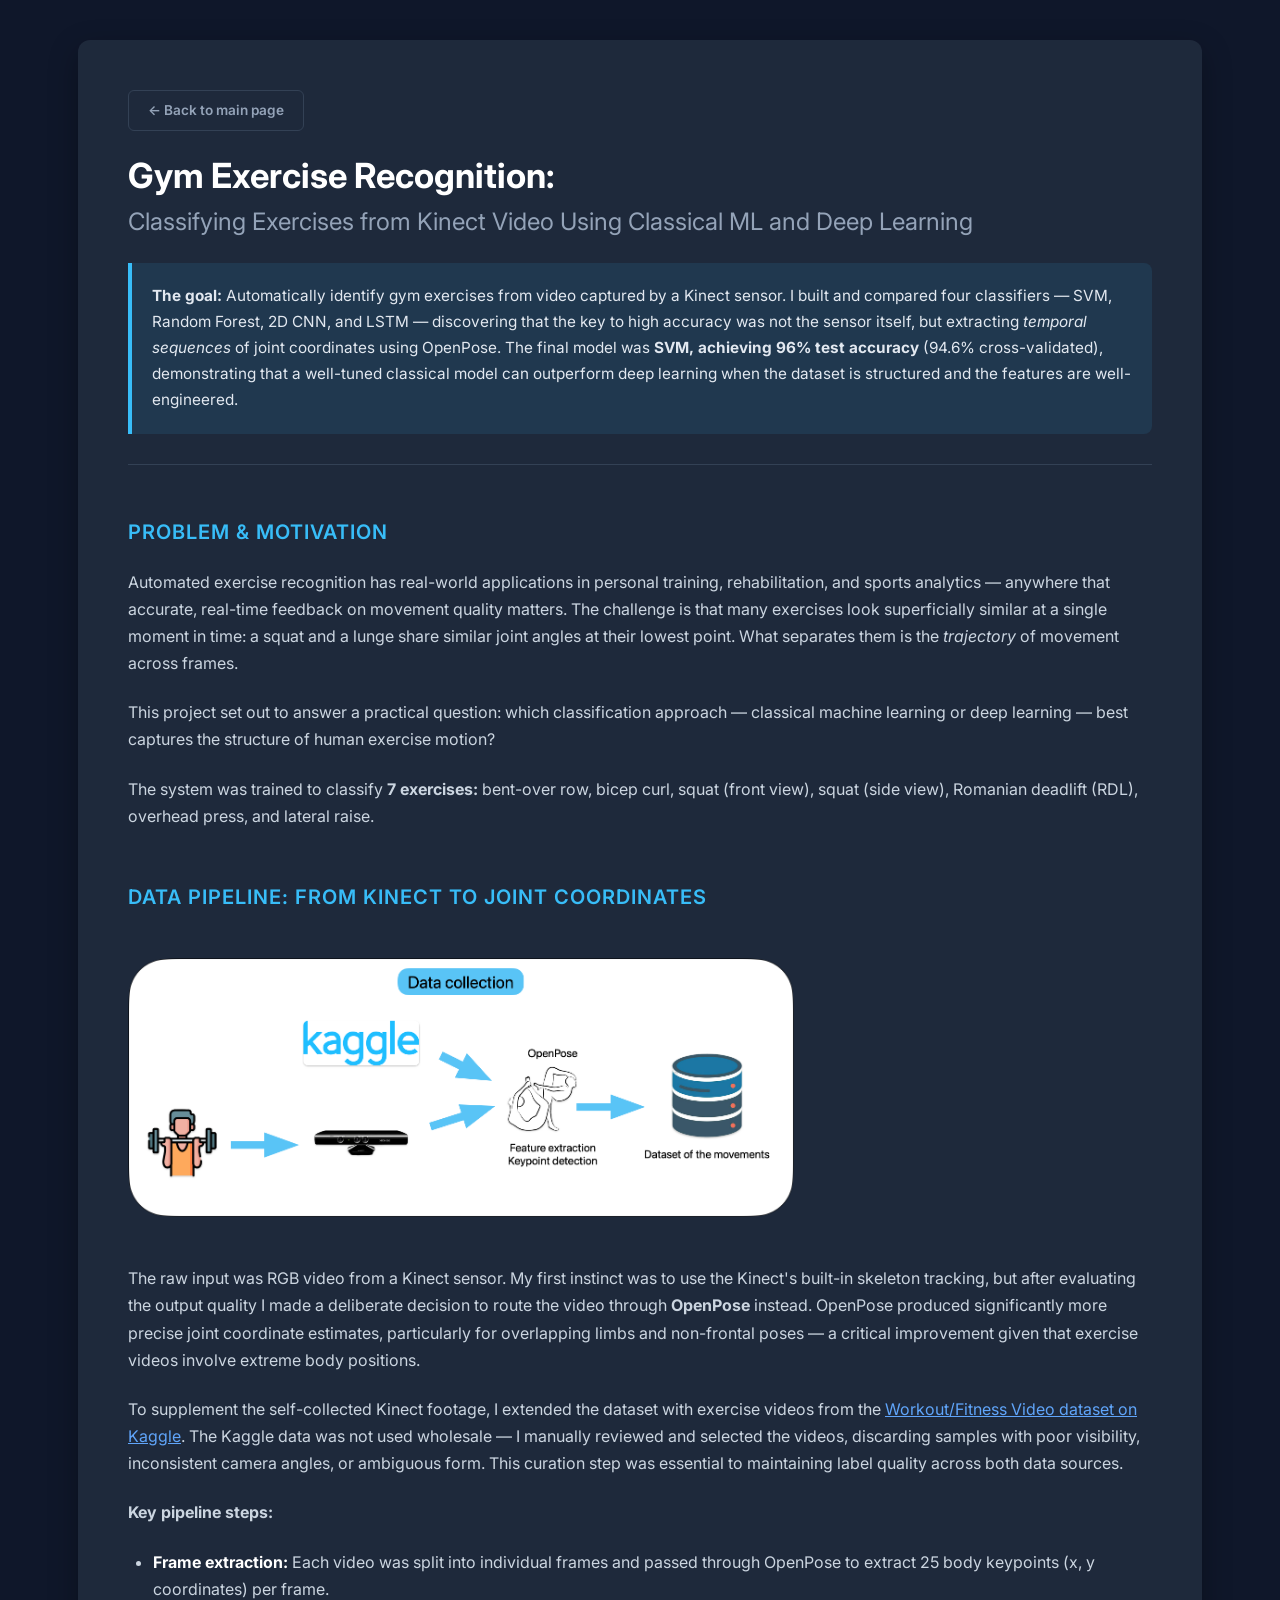
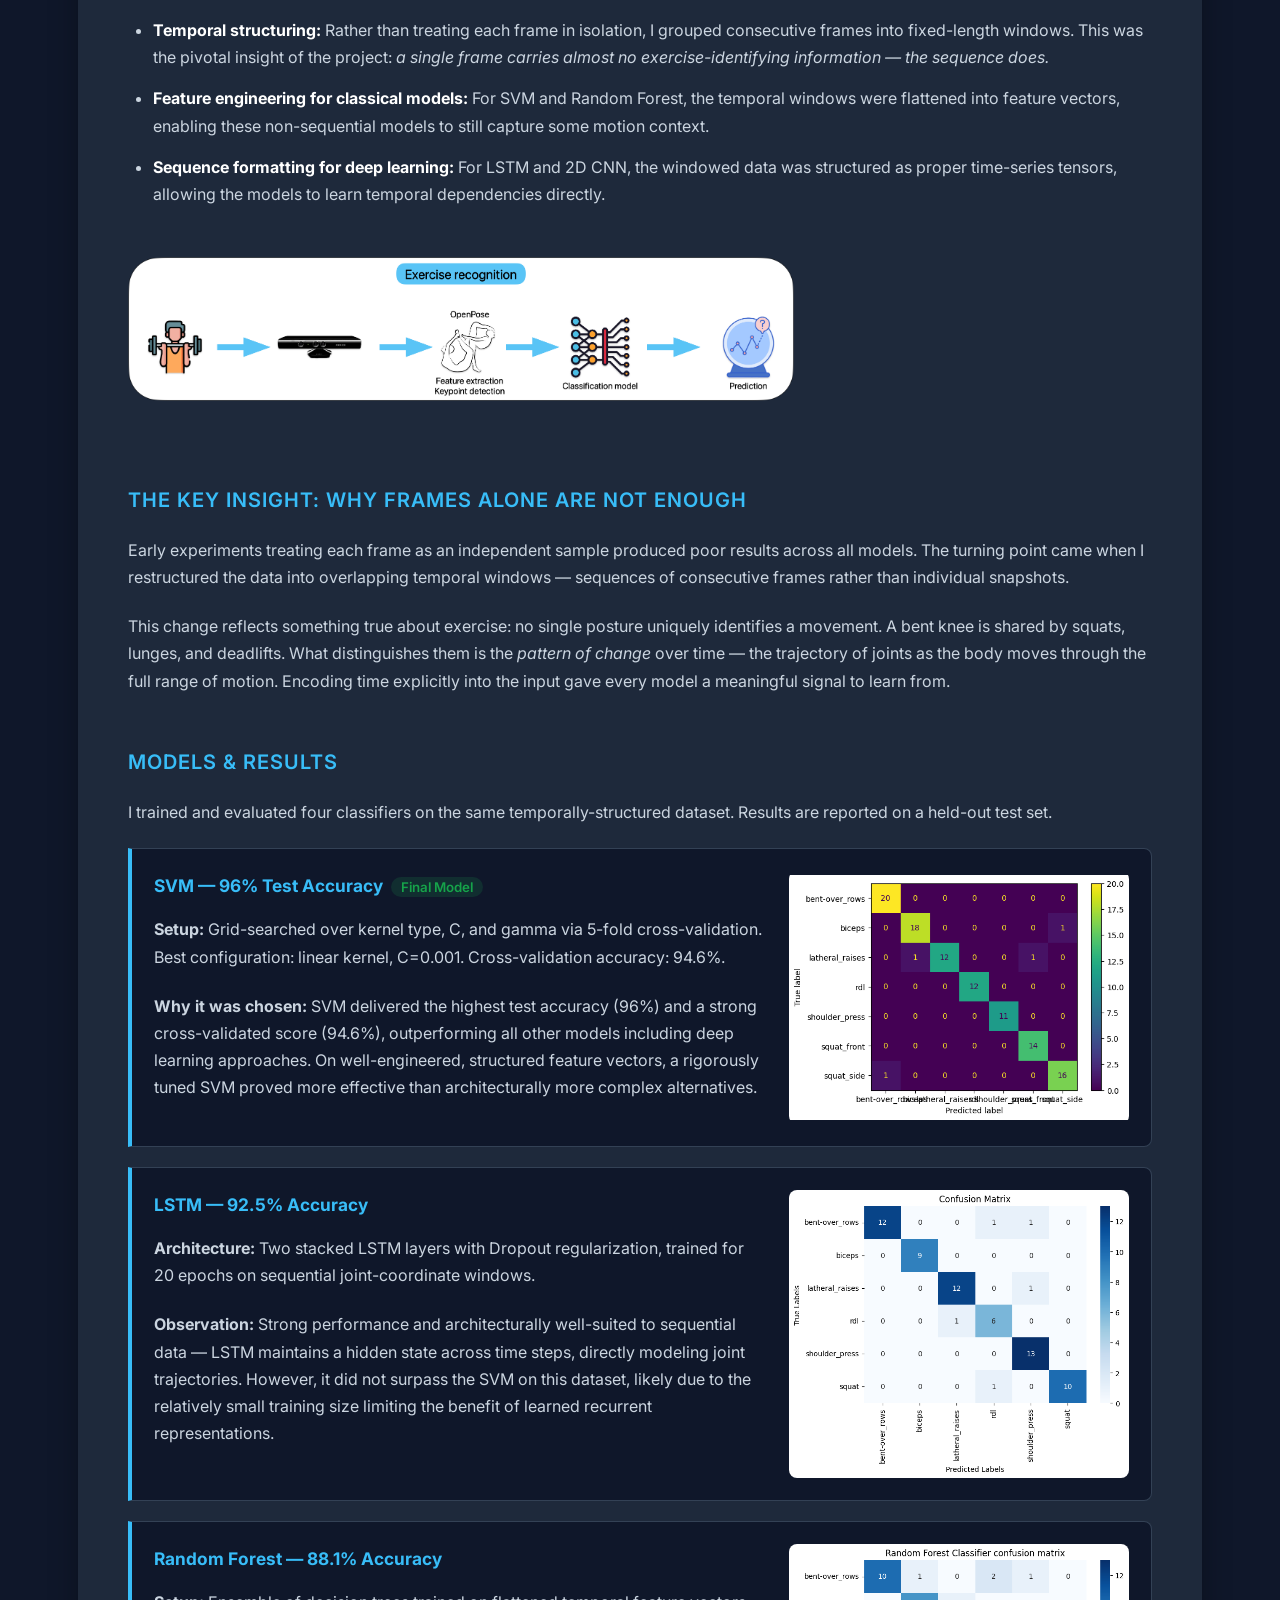
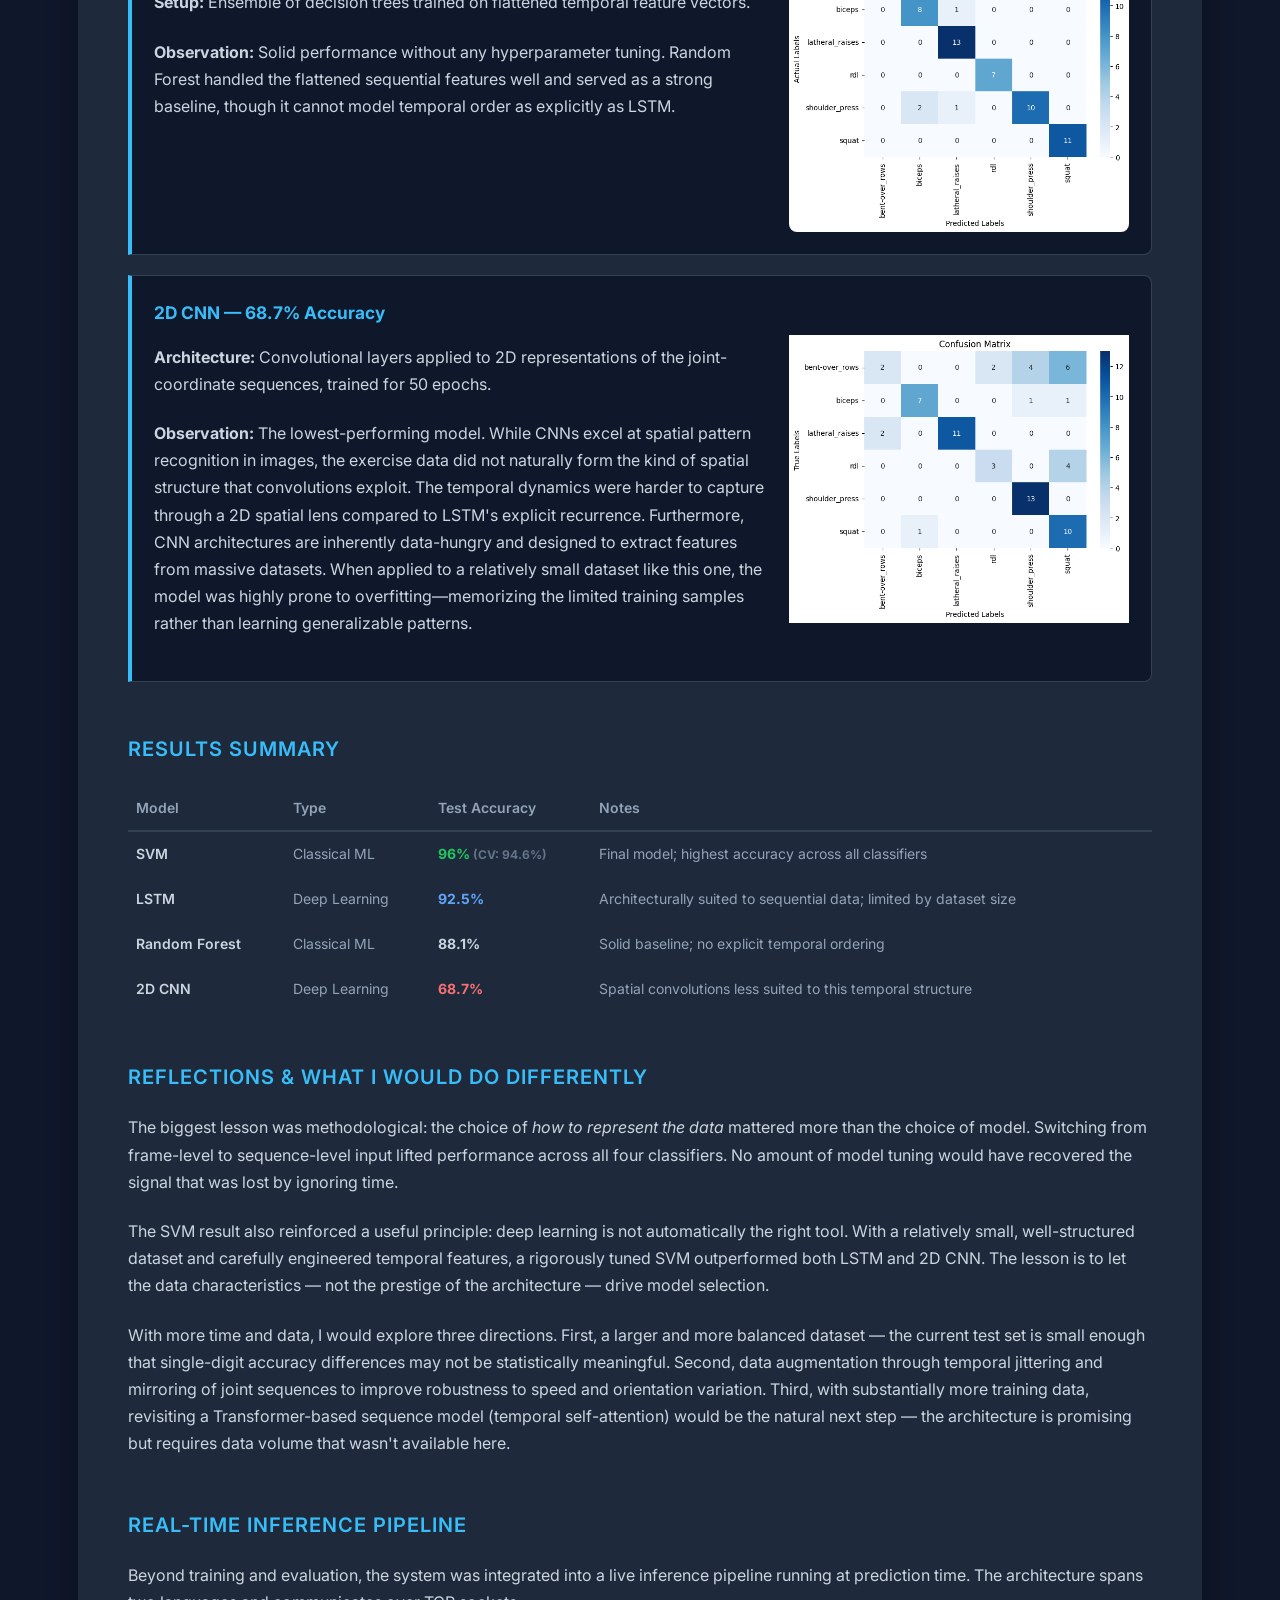
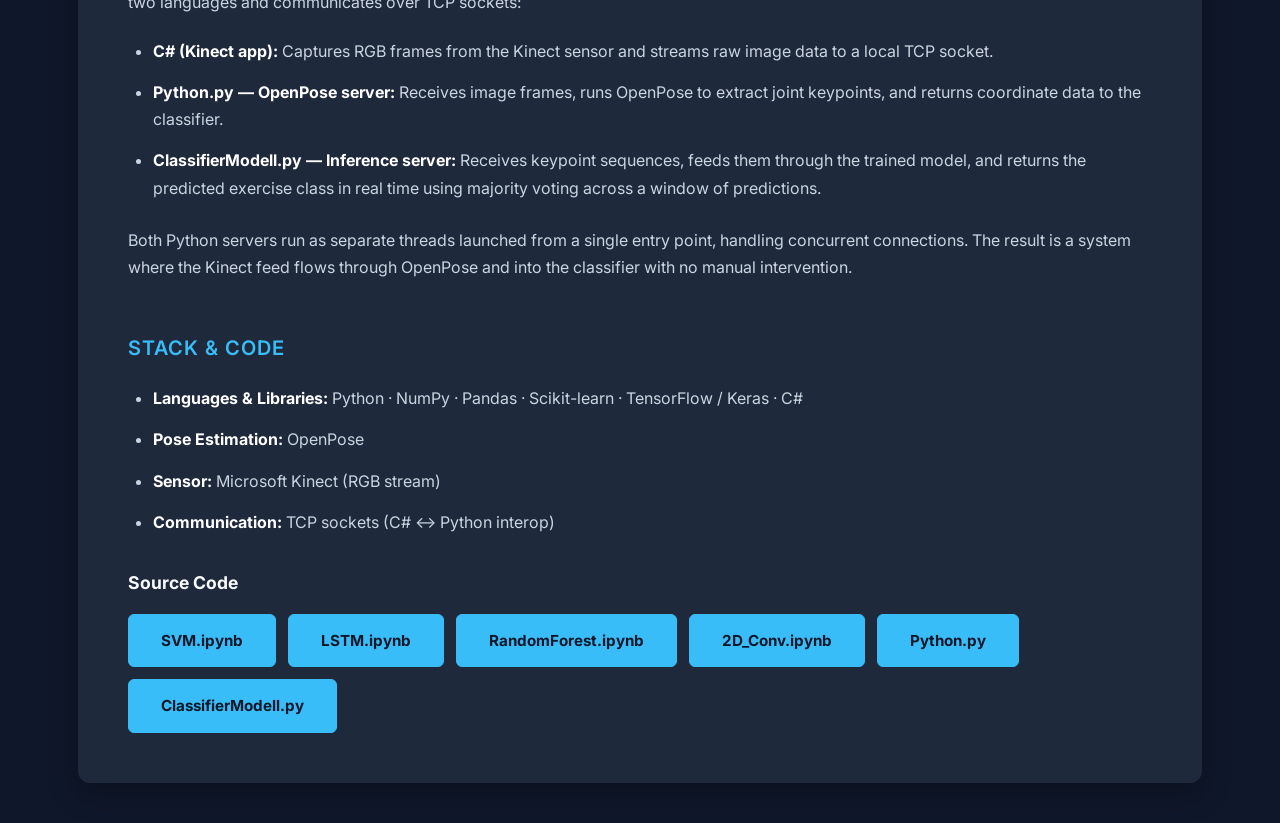
<file: gym_exercise_recognition.html>
<!DOCTYPE html>
<html lang="en">
<head>
    <meta charset="UTF-8">
    <meta name="viewport" content="width=device-width, initial-scale=1.0">
    <title>Case Study - Gym Exercise Recognition</title>
    <link rel="preconnect" href="https://fonts.googleapis.com">
    <link rel="preconnect" href="https://fonts.gstatic.com" crossorigin>
    <link href="https://fonts.googleapis.com/css2?family=Inter:wght@400;500;600;700&display=swap" rel="stylesheet">
    <link rel="stylesheet" href="style.css">
</head>
<body>
    <div class="container">
        <a href="index.html" class="btn-back">← Back to main page</a>
        <header>
            <h1>Gym Exercise Recognition:<br><span style="color: #94a3b8; font-size: 18pt; font-weight: normal;">Classifying Exercises from Kinect Video Using Classical ML and Deep Learning</span></h1>

            <div class="hook-box">
                <strong>The goal:</strong> Automatically identify gym exercises from video captured by a Kinect sensor. I built and compared four classifiers — SVM, Random Forest, 2D CNN, and LSTM — discovering that the key to high accuracy was not the sensor itself, but extracting <em>temporal sequences</em> of joint coordinates using OpenPose. The final model was <strong>SVM, achieving 96% test accuracy</strong> (94.6% cross-validated), demonstrating that a well-tuned classical model can outperform deep learning when the dataset is structured and the features are well-engineered.
            </div>
        </header>

        <h2>Problem & Motivation</h2>
        <p>Automated exercise recognition has real-world applications in personal training, rehabilitation, and sports analytics — anywhere that accurate, real-time feedback on movement quality matters. The challenge is that many exercises look superficially similar at a single moment in time: a squat and a lunge share similar joint angles at their lowest point. What separates them is the <em>trajectory</em> of movement across frames.</p>
        <p>This project set out to answer a practical question: which classification approach — classical machine learning or deep learning — best captures the structure of human exercise motion?</p>

        <p>The system was trained to classify <strong>7 exercises:</strong> bent-over row, bicep curl, squat (front view), squat (side view), Romanian deadlift (RDL), overhead press, and lateral raise.</p>

        <h2>Data Pipeline: From Kinect to Joint Coordinates</h2>

        <img src="pictures/gym_dataCollection.png" alt="Gym Data Collection Pipeline" style="width:65%; border-radius:8px; margin: 1.5rem 0;">

        <p>The raw input was RGB video from a Kinect sensor. My first instinct was to use the Kinect's built-in skeleton tracking, but after evaluating the output quality I made a deliberate decision to route the video through <strong>OpenPose</strong> instead. OpenPose produced significantly more precise joint coordinate estimates, particularly for overlapping limbs and non-frontal poses — a critical improvement given that exercise videos involve extreme body positions.</p>

        <p>To supplement the self-collected Kinect footage, I extended the dataset with exercise videos from the <a href="https://www.kaggle.com/datasets/hasyimabdillah/workoutfitness-video/data" target="_blank" style="color:#60a5fa;">Workout/Fitness Video dataset on Kaggle</a>. The Kaggle data was not used wholesale — I manually reviewed and selected the videos, discarding samples with poor visibility, inconsistent camera angles, or ambiguous form. This curation step was essential to maintaining label quality across both data sources.</p>

        <p><strong>Key pipeline steps:</strong></p>
        <ul>
            <li><strong>Frame extraction:</strong> Each video was split into individual frames and passed through OpenPose to extract 25 body keypoints (x, y coordinates) per frame.</li>
            <li><strong>Temporal structuring:</strong> Rather than treating each frame in isolation, I grouped consecutive frames into fixed-length windows. This was the pivotal insight of the project: <em>a single frame carries almost no exercise-identifying information — the sequence does.</em></li>
            <li><strong>Feature engineering for classical models:</strong> For SVM and Random Forest, the temporal windows were flattened into feature vectors, enabling these non-sequential models to still capture some motion context.</li>
            <li><strong>Sequence formatting for deep learning:</strong> For LSTM and 2D CNN, the windowed data was structured as proper time-series tensors, allowing the models to learn temporal dependencies directly.</li>
        </ul>
        <img src="pictures/gym_exerciseRecognition.png" alt="Gym Data Collection Pipeline" style="width:65%; border-radius:8px; margin: 1.5rem 0;">

        <h2>The Key Insight: Why Frames Alone Are Not Enough</h2>

        <p>Early experiments treating each frame as an independent sample produced poor results across all models. The turning point came when I restructured the data into overlapping temporal windows — sequences of consecutive frames rather than individual snapshots.</p>

        <p>This change reflects something true about exercise: no single posture uniquely identifies a movement. A bent knee is shared by squats, lunges, and deadlifts. What distinguishes them is the <em>pattern of change</em> over time — the trajectory of joints as the body moves through the full range of motion. Encoding time explicitly into the input gave every model a meaningful signal to learn from.</p>

        <h2>Models & Results</h2>

        <p>I trained and evaluated four classifiers on the same temporally-structured dataset. Results are reported on a held-out test set.</p>

        <div class="recommendation-card">
            <div class="card-inner">
                <div class="card-text">
                    <h4>SVM — 96% Test Accuracy &nbsp;<span style="background:#22c55e22; color:#16a34a; font-size:10pt; font-weight:600; padding:2px 10px; border-radius:20px;">Final Model</span></h4>
                    <p><strong>Setup:</strong> Grid-searched over kernel type, C, and gamma via 5-fold cross-validation. Best configuration: linear kernel, C=0.001. Cross-validation accuracy: 94.6%.</p>
                    <p><strong>Why it was chosen:</strong> SVM delivered the highest test accuracy (96%) and a strong cross-validated score (94.6%), outperforming all other models including deep learning approaches. On well-engineered, structured feature vectors, a rigorously tuned SVM proved more effective than architecturally more complex alternatives.</p>
                </div>
                <img src="pictures/SVM_confusionMatrix.png" alt="SVM Confusion Matrix">
            </div>
        </div>

        <div class="recommendation-card">
            <div class="card-inner">
                <div class="card-text">
                    <h4>LSTM — 92.5% Accuracy</h4>
                    <p><strong>Architecture:</strong> Two stacked LSTM layers with Dropout regularization, trained for 20 epochs on sequential joint-coordinate windows.</p>
                    <p><strong>Observation:</strong> Strong performance and architecturally well-suited to sequential data — LSTM maintains a hidden state across time steps, directly modeling joint trajectories. However, it did not surpass the SVM on this dataset, likely due to the relatively small training size limiting the benefit of learned recurrent representations.</p>
                </div>
                <img src="pictures/LSTM_confusionMatrix.png" alt="LSTM Confusion Matrix">
            </div>
        </div>

        <div class="recommendation-card">
            <div class="card-inner">
                <div class="card-text">
                    <h4>Random Forest — 88.1% Accuracy</h4>
                    <p><strong>Setup:</strong> Ensemble of decision trees trained on flattened temporal feature vectors.</p>
                    <p><strong>Observation:</strong> Solid performance without any hyperparameter tuning. Random Forest handled the flattened sequential features well and served as a strong baseline, though it cannot model temporal order as explicitly as LSTM.</p>
                </div>
                <img src="pictures/randomForest_confusionMatrix.png" alt="Random Forest Confusion Matrix">
            </div>
        </div>

        <div class="recommendation-card">
            <div class="card-inner">
                <div class="card-text">
                    <h4>2D CNN — 68.7% Accuracy</h4>
                    <p><strong>Architecture:</strong> Convolutional layers applied to 2D representations of the joint-coordinate sequences, trained for 50 epochs.</p>
                    <p><strong>Observation:</strong> The lowest-performing model. While CNNs excel at spatial pattern recognition in images, the exercise data did not naturally form the kind of spatial structure that convolutions exploit. The temporal dynamics were harder to capture through a 2D spatial lens compared to LSTM's explicit recurrence. Furthermore, CNN architectures are inherently data-hungry and designed to extract features from massive datasets. When applied to a relatively small dataset like this one, the model was highly prone to overfitting—memorizing the limited training samples rather than learning generalizable patterns.</p>
                </div>
                <img src="pictures/2DCNN_confusionMatrix.png" alt="2D CNN Confusion Matrix">
            </div>
        </div>
        
        <h2>Results Summary</h2>
        
        <table style="width:100%; border-collapse:collapse; margin-top: 12px; font-size: 10.5pt;">
            <thead>
                <tr style="border-bottom: 2px solid #334155;">
                    <th style="text-align:left; padding: 10px 8px; color:#94a3b8; font-weight:600;">Model</th>
                    <th style="text-align:left; padding: 10px 8px; color:#94a3b8; font-weight:600;">Type</th>
                    <th style="text-align:left; padding: 10px 8px; color:#94a3b8; font-weight:600;">Test Accuracy</th>
                    <th style="text-align:left; padding: 10px 8px; color:#94a3b8; font-weight:600;">Notes</th>
                </tr>
            </thead>
            <tbody>
                <tr style="border-bottom: 1px solid #1e293b;">
                    <td style="padding: 10px 8px; font-weight:600;">SVM</td>
                    <td style="padding: 10px 8px; color:#94a3b8;">Classical ML</td>
                    <td style="padding: 10px 8px; color:#22c55e; font-weight:700;">96% <span style="font-size:9pt; color:#64748b;">(CV: 94.6%)</span></td>
                    <td style="padding: 10px 8px; color:#94a3b8;">Final model; highest accuracy across all classifiers</td>
                </tr>
                <tr style="border-bottom: 1px solid #1e293b;">
                    <td style="padding: 10px 8px; font-weight:600;">LSTM</td>
                    <td style="padding: 10px 8px; color:#94a3b8;">Deep Learning</td>
                    <td style="padding: 10px 8px; color:#60a5fa; font-weight:700;">92.5%</td>
                    <td style="padding: 10px 8px; color:#94a3b8;">Architecturally suited to sequential data; limited by dataset size</td>
                </tr>
                <tr style="border-bottom: 1px solid #1e293b;">
                    <td style="padding: 10px 8px; font-weight:600;">Random Forest</td>
                    <td style="padding: 10px 8px; color:#94a3b8;">Classical ML</td>
                    <td style="padding: 10px 8px; font-weight:700;">88.1%</td>
                    <td style="padding: 10px 8px; color:#94a3b8;">Solid baseline; no explicit temporal ordering</td>
                </tr>
                <tr>
                    
                    <td style="padding: 10px 8px; font-weight:600;">2D CNN</td>
                    <td style="padding: 10px 8px; color:#94a3b8;">Deep Learning</td>
                    <td style="padding: 10px 8px; color:#f87171; font-weight:700;">68.7%</td>
                    <td style="padding: 10px 8px; color:#94a3b8;">Spatial convolutions less suited to this temporal structure</td>
                </tr>
            </tbody>
        </table>
        

        
        <h2>Reflections & What I Would Do Differently</h2>

        <p>The biggest lesson was methodological: the choice of <em>how to represent the data</em> mattered more than the choice of model. Switching from frame-level to sequence-level input lifted performance across all four classifiers. No amount of model tuning would have recovered the signal that was lost by ignoring time.</p>

        <p>The SVM result also reinforced a useful principle: deep learning is not automatically the right tool. With a relatively small, well-structured dataset and carefully engineered temporal features, a rigorously tuned SVM outperformed both LSTM and 2D CNN. The lesson is to let the data characteristics — not the prestige of the architecture — drive model selection.</p>

        <p>With more time and data, I would explore three directions. First, a larger and more balanced dataset — the current test set is small enough that single-digit accuracy differences may not be statistically meaningful. Second, data augmentation through temporal jittering and mirroring of joint sequences to improve robustness to speed and orientation variation. Third, with substantially more training data, revisiting a Transformer-based sequence model (temporal self-attention) would be the natural next step — the architecture is promising but requires data volume that wasn't available here.</p>

        <h2>Real-Time Inference Pipeline</h2>

        <p>Beyond training and evaluation, the system was integrated into a live inference pipeline running at prediction time. The architecture spans two languages and communicates over TCP sockets:</p>

        <ul>
            <li><strong>C# (Kinect app):</strong> Captures RGB frames from the Kinect sensor and streams raw image data to a local TCP socket.</li>
            <li><strong>Python.py — OpenPose server:</strong> Receives image frames, runs OpenPose to extract joint keypoints, and returns coordinate data to the classifier.</li>
            <li><strong>ClassifierModell.py — Inference server:</strong> Receives keypoint sequences, feeds them through the trained model, and returns the predicted exercise class in real time using majority voting across a window of predictions.</li>
        </ul>

        <p>Both Python servers run as separate threads launched from a single entry point, handling concurrent connections. The result is a system where the Kinect feed flows through OpenPose and into the classifier with no manual intervention.</p>

        <h2>Stack & Code</h2>
        <ul>
            <li><strong>Languages & Libraries:</strong> Python · NumPy · Pandas · Scikit-learn · TensorFlow / Keras · C#</li>
            <li><strong>Pose Estimation:</strong> OpenPose</li>
            <li><strong>Sensor:</strong> Microsoft Kinect (RGB stream)</li>
            <li><strong>Communication:</strong> TCP sockets (C# ↔ Python interop)</li>
        </ul>

        <h3 style="margin-top: 2rem; margin-bottom: 1rem; font-size: 1.1rem; color: var(--text-main, #f8fafc);">Source Code</h3>
        <div style="display: flex; flex-wrap: wrap; gap: 0.75rem;">
            <a href="code/SVM.ipynb" target="_blank" class="btn-download">SVM.ipynb</a>
            <a href="code/LSTM.ipynb" target="_blank" class="btn-download">LSTM.ipynb</a>
            <a href="code/RandomForest.ipynb" target="_blank" class="btn-download">RandomForest.ipynb</a>
            <a href="code/2D_Conv.ipynb" target="_blank" class="btn-download">2D_Conv.ipynb</a>
            <a href="code/Python.py" target="_blank" class="btn-download">Python.py</a>
            <a href="code/ClassifierModell.py" target="_blank" class="btn-download">ClassifierModell.py</a>
        </div>

    </div>

</body>
</html>
</file>
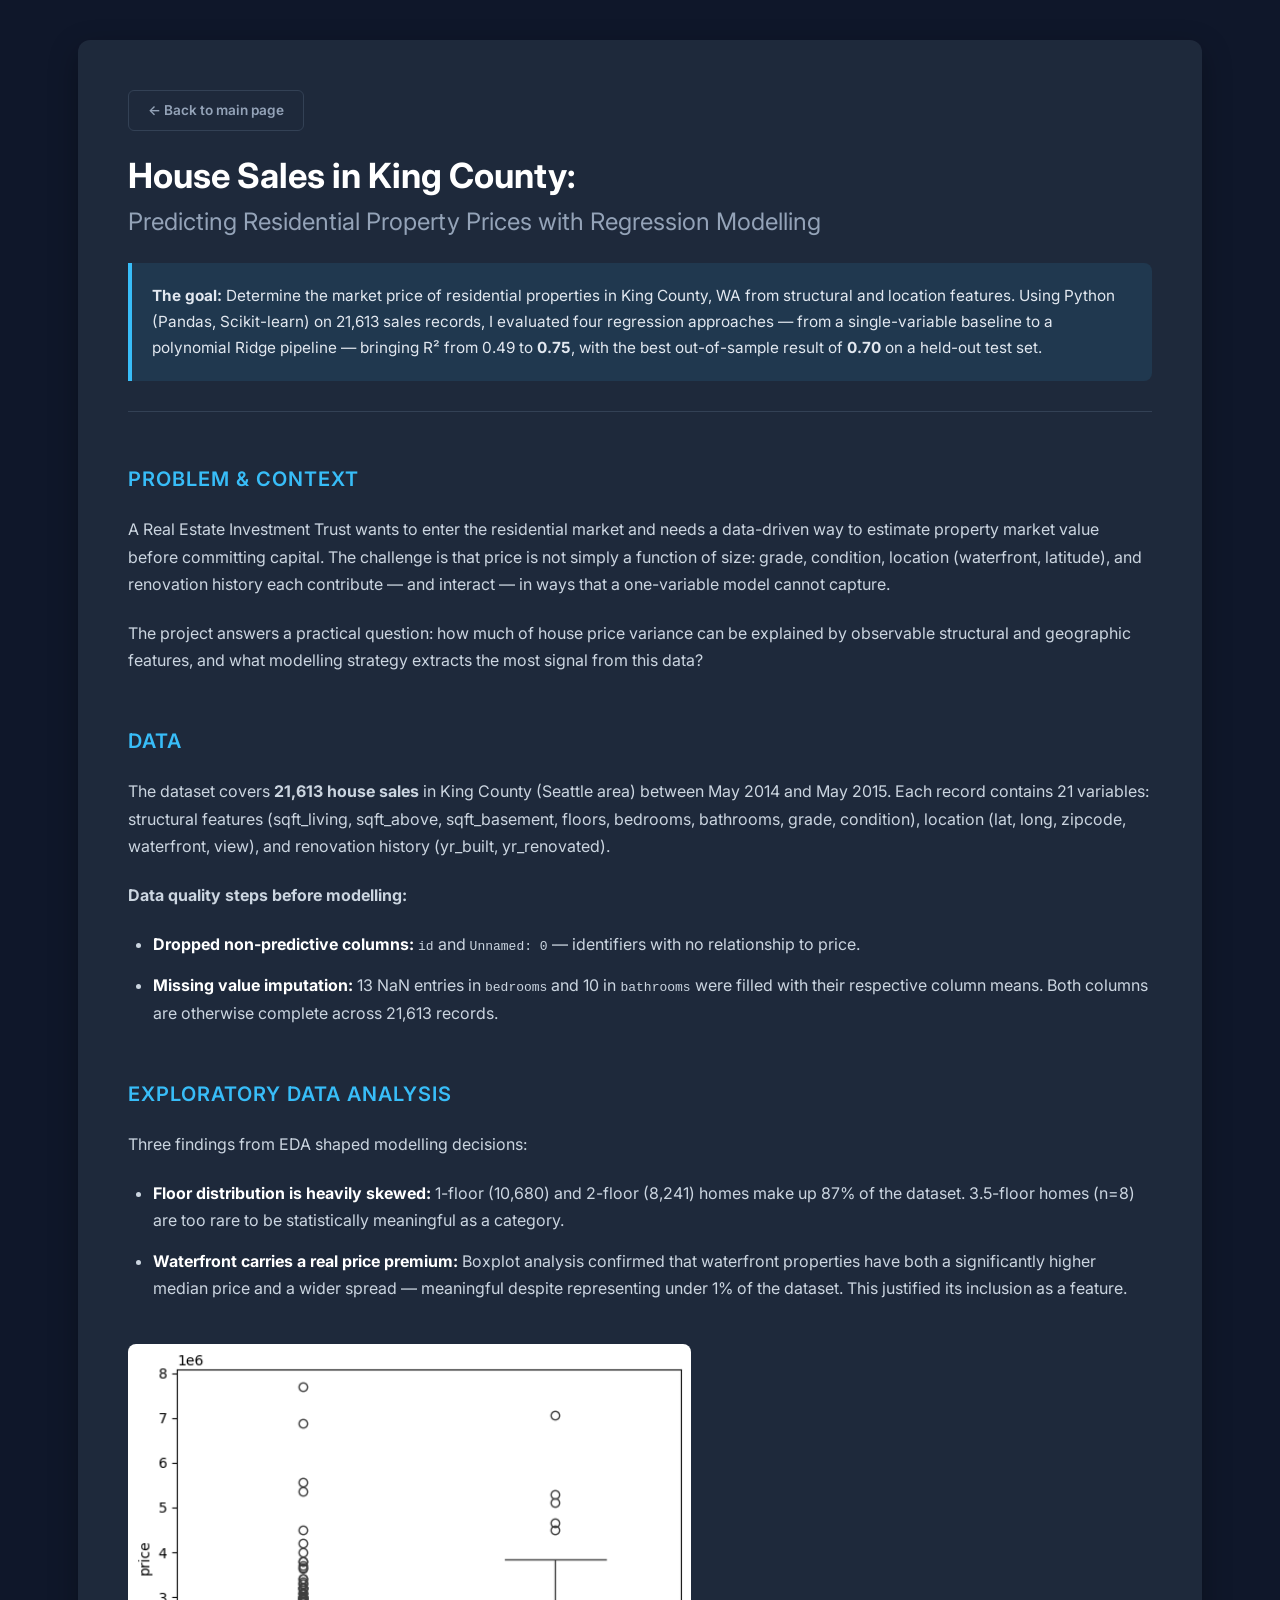
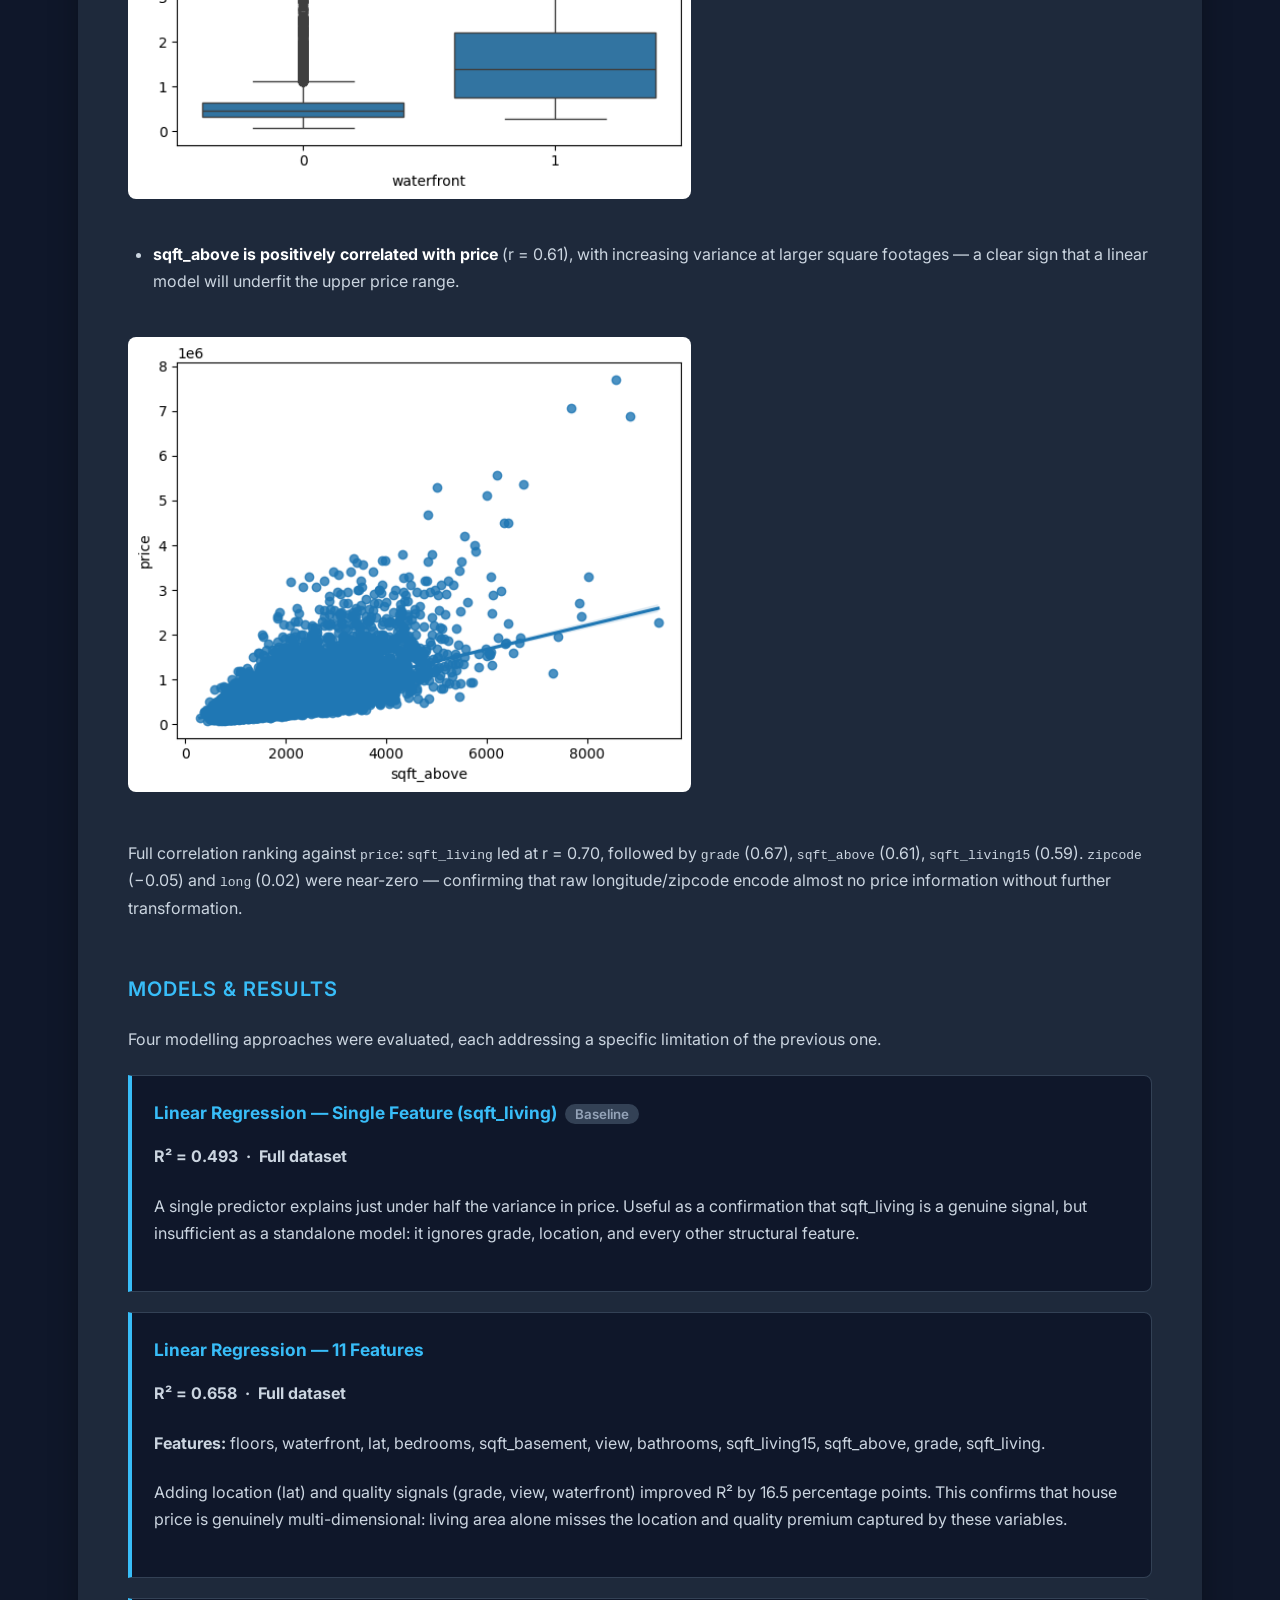
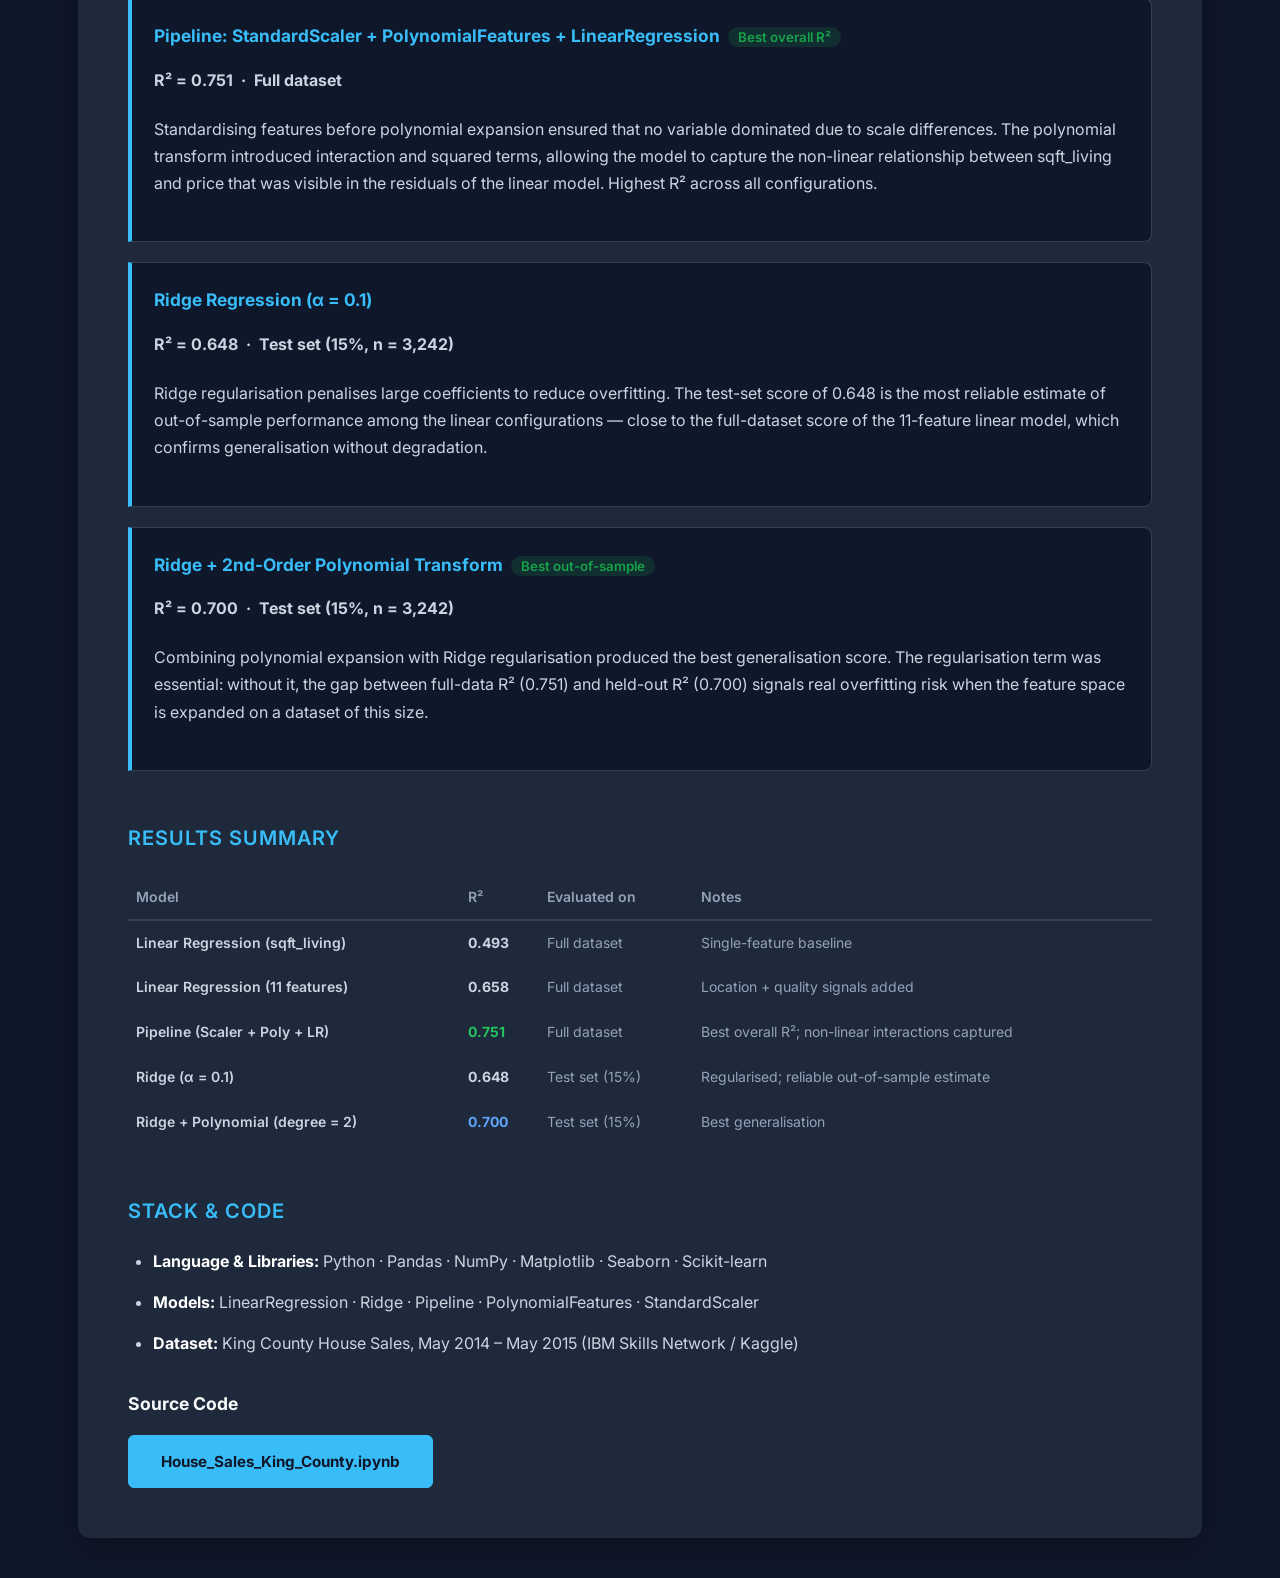
<file: house_sales.html>
<!DOCTYPE html>
<html lang="en">
<head>
    <meta charset="UTF-8">
    <meta name="viewport" content="width=device-width, initial-scale=1.0">
    <title>Case Study - House Sales in King County</title>
    <link rel="preconnect" href="https://fonts.googleapis.com">
    <link rel="preconnect" href="https://fonts.gstatic.com" crossorigin>
    <link href="https://fonts.googleapis.com/css2?family=Inter:wght@400;500;600;700&display=swap" rel="stylesheet">
    <link rel="stylesheet" href="style.css">
</head>
<body>
    <div class="container">
        <a href="index.html" class="btn-back">← Back to main page</a>
        <header>
            <h1>House Sales in King County:<br><span style="color: #94a3b8; font-size: 18pt; font-weight: normal;">Predicting Residential Property Prices with Regression Modelling</span></h1>

            <div class="hook-box">
                <strong>The goal:</strong> Determine the market price of residential properties in King County, WA from structural and location features. Using Python (Pandas, Scikit-learn) on 21,613 sales records, I evaluated four regression approaches — from a single-variable baseline to a polynomial Ridge pipeline — bringing R² from 0.49 to <strong>0.75</strong>, with the best out-of-sample result of <strong>0.70</strong> on a held-out test set.
            </div>
        </header>

        <h2>Problem & Context</h2>
        <p>A Real Estate Investment Trust wants to enter the residential market and needs a data-driven way to estimate property market value before committing capital. The challenge is that price is not simply a function of size: grade, condition, location (waterfront, latitude), and renovation history each contribute — and interact — in ways that a one-variable model cannot capture.</p>
        <p>The project answers a practical question: how much of house price variance can be explained by observable structural and geographic features, and what modelling strategy extracts the most signal from this data?</p>

        <h2>Data</h2>
        <p>The dataset covers <strong>21,613 house sales</strong> in King County (Seattle area) between May 2014 and May 2015. Each record contains 21 variables: structural features (sqft_living, sqft_above, sqft_basement, floors, bedrooms, bathrooms, grade, condition), location (lat, long, zipcode, waterfront, view), and renovation history (yr_built, yr_renovated).</p>

        <p><strong>Data quality steps before modelling:</strong></p>
        <ul>
            <li><strong>Dropped non-predictive columns:</strong> <code>id</code> and <code>Unnamed: 0</code> — identifiers with no relationship to price.</li>
            <li><strong>Missing value imputation:</strong> 13 NaN entries in <code>bedrooms</code> and 10 in <code>bathrooms</code> were filled with their respective column means. Both columns are otherwise complete across 21,613 records.</li>
        </ul>

        <h2>Exploratory Data Analysis</h2>

        <p>Three findings from EDA shaped modelling decisions:</p>

        <ul>
            <li><strong>Floor distribution is heavily skewed:</strong> 1-floor (10,680) and 2-floor (8,241) homes make up 87% of the dataset. 3.5-floor homes (n=8) are too rare to be statistically meaningful as a category.</li>
            <li><strong>Waterfront carries a real price premium:</strong> Boxplot analysis confirmed that waterfront properties have both a significantly higher median price and a wider spread — meaningful despite representing under 1% of the dataset. This justified its inclusion as a feature.</li>
        </ul>

        <img src="pictures/kc_waterfront_boxplot.png" alt="Waterfront vs. Price Boxplot" style="width: 55%; border-radius: 8px; margin: 1rem 0 1.5rem 0;">

        <ul>
            <li><strong>sqft_above is positively correlated with price</strong> (r = 0.61), with increasing variance at larger square footages — a clear sign that a linear model will underfit the upper price range.</li>
        </ul>

        <img src="pictures/kc_sqftabove_regplot.png" alt="sqft_above vs. Price Regression Plot" style="width: 55%; border-radius: 8px; margin: 1rem 0 1.5rem 0;">

        <p>Full correlation ranking against <code>price</code>: <code>sqft_living</code> led at r = 0.70, followed by <code>grade</code> (0.67), <code>sqft_above</code> (0.61), <code>sqft_living15</code> (0.59). <code>zipcode</code> (−0.05) and <code>long</code> (0.02) were near-zero — confirming that raw longitude/zipcode encode almost no price information without further transformation.</p>

        <!-- INSERT: correlation heatmap or regplot screenshot -->

        <h2>Models & Results</h2>

        <p>Four modelling approaches were evaluated, each addressing a specific limitation of the previous one.</p>

        <div class="recommendation-card">
            <h4>Linear Regression — Single Feature (sqft_living) &nbsp;<span style="background:#334155; color:#94a3b8; font-size:10pt; font-weight:600; padding:2px 10px; border-radius:20px;">Baseline</span></h4>
            <p><strong>R² = 0.493 &nbsp;·&nbsp; Full dataset</strong></p>
            <p>A single predictor explains just under half the variance in price. Useful as a confirmation that sqft_living is a genuine signal, but insufficient as a standalone model: it ignores grade, location, and every other structural feature.</p>
        </div>

        <div class="recommendation-card">
            <h4>Linear Regression — 11 Features</h4>
            <p><strong>R² = 0.658 &nbsp;·&nbsp; Full dataset</strong></p>
            <p><strong>Features:</strong> floors, waterfront, lat, bedrooms, sqft_basement, view, bathrooms, sqft_living15, sqft_above, grade, sqft_living.</p>
            <p>Adding location (lat) and quality signals (grade, view, waterfront) improved R² by 16.5 percentage points. This confirms that house price is genuinely multi-dimensional: living area alone misses the location and quality premium captured by these variables.</p>
        </div>

        <div class="recommendation-card">
            <h4>Pipeline: StandardScaler + PolynomialFeatures + LinearRegression &nbsp;<span style="background:#22c55e22; color:#16a34a; font-size:10pt; font-weight:600; padding:2px 10px; border-radius:20px;">Best overall R²</span></h4>
            <p><strong>R² = 0.751 &nbsp;·&nbsp; Full dataset</strong></p>
            <p>Standardising features before polynomial expansion ensured that no variable dominated due to scale differences. The polynomial transform introduced interaction and squared terms, allowing the model to capture the non-linear relationship between sqft_living and price that was visible in the residuals of the linear model. Highest R² across all configurations.</p>
        </div>

        <div class="recommendation-card">
            <h4>Ridge Regression (α = 0.1)</h4>
            <p><strong>R² = 0.648 &nbsp;·&nbsp; Test set (15%, n = 3,242)</strong></p>
            <p>Ridge regularisation penalises large coefficients to reduce overfitting. The test-set score of 0.648 is the most reliable estimate of out-of-sample performance among the linear configurations — close to the full-dataset score of the 11-feature linear model, which confirms generalisation without degradation.</p>
        </div>

        <div class="recommendation-card">
            <h4>Ridge + 2nd-Order Polynomial Transform &nbsp;<span style="background:#22c55e22; color:#16a34a; font-size:10pt; font-weight:600; padding:2px 10px; border-radius:20px;">Best out-of-sample</span></h4>
            <p><strong>R² = 0.700 &nbsp;·&nbsp; Test set (15%, n = 3,242)</strong></p>
            <p>Combining polynomial expansion with Ridge regularisation produced the best generalisation score. The regularisation term was essential: without it, the gap between full-data R² (0.751) and held-out R² (0.700) signals real overfitting risk when the feature space is expanded on a dataset of this size.</p>
        </div>

        <h2>Results Summary</h2>

        <table style="width:100%; border-collapse:collapse; margin-top: 12px; font-size: 10.5pt;">
            <thead>
                <tr style="border-bottom: 2px solid #334155;">
                    <th style="text-align:left; padding: 10px 8px; color:#94a3b8; font-weight:600;">Model</th>
                    <th style="text-align:left; padding: 10px 8px; color:#94a3b8; font-weight:600;">R²</th>
                    <th style="text-align:left; padding: 10px 8px; color:#94a3b8; font-weight:600;">Evaluated on</th>
                    <th style="text-align:left; padding: 10px 8px; color:#94a3b8; font-weight:600;">Notes</th>
                </tr>
            </thead>
            <tbody>
                <tr style="border-bottom: 1px solid #1e293b;">
                    <td style="padding: 10px 8px; font-weight:600;">Linear Regression (sqft_living)</td>
                    <td style="padding: 10px 8px; font-weight:700;">0.493</td>
                    <td style="padding: 10px 8px; color:#94a3b8;">Full dataset</td>
                    <td style="padding: 10px 8px; color:#94a3b8;">Single-feature baseline</td>
                </tr>
                <tr style="border-bottom: 1px solid #1e293b;">
                    <td style="padding: 10px 8px; font-weight:600;">Linear Regression (11 features)</td>
                    <td style="padding: 10px 8px; font-weight:700;">0.658</td>
                    <td style="padding: 10px 8px; color:#94a3b8;">Full dataset</td>
                    <td style="padding: 10px 8px; color:#94a3b8;">Location + quality signals added</td>
                </tr>
                <tr style="border-bottom: 1px solid #1e293b;">
                    <td style="padding: 10px 8px; font-weight:600;">Pipeline (Scaler + Poly + LR)</td>
                    <td style="padding: 10px 8px; color:#22c55e; font-weight:700;">0.751</td>
                    <td style="padding: 10px 8px; color:#94a3b8;">Full dataset</td>
                    <td style="padding: 10px 8px; color:#94a3b8;">Best overall R²; non-linear interactions captured</td>
                </tr>
                <tr style="border-bottom: 1px solid #1e293b;">
                    <td style="padding: 10px 8px; font-weight:600;">Ridge (α = 0.1)</td>
                    <td style="padding: 10px 8px; font-weight:700;">0.648</td>
                    <td style="padding: 10px 8px; color:#94a3b8;">Test set (15%)</td>
                    <td style="padding: 10px 8px; color:#94a3b8;">Regularised; reliable out-of-sample estimate</td>
                </tr>
                <tr>
                    <td style="padding: 10px 8px; font-weight:600;">Ridge + Polynomial (degree = 2)</td>
                    <td style="padding: 10px 8px; color:#60a5fa; font-weight:700;">0.700</td>
                    <td style="padding: 10px 8px; color:#94a3b8;">Test set (15%)</td>
                    <td style="padding: 10px 8px; color:#94a3b8;">Best generalisation</td>
                </tr>
            </tbody>
        </table>

        <h2>Stack & Code</h2>
        <ul>
            <li><strong>Language & Libraries:</strong> Python · Pandas · NumPy · Matplotlib · Seaborn · Scikit-learn</li>
            <li><strong>Models:</strong> LinearRegression · Ridge · Pipeline · PolynomialFeatures · StandardScaler</li>
            <li><strong>Dataset:</strong> King County House Sales, May 2014 – May 2015 (IBM Skills Network / Kaggle)</li>
        </ul>

        <h3 style="margin-top: 2rem; margin-bottom: 1rem; font-size: 1.1rem; color: var(--text-main, #f8fafc);">Source Code</h3>
        <div style="display: flex; flex-wrap: wrap; gap: 0.75rem;">
            <a href="code/House_Sales_King_County.ipynb" target="_blank" class="btn-download">House_Sales_King_County.ipynb</a>
        </div>

    </div>
</body>
</html>
</file>
<file: style.css>
/* Globális alapbeállítások a dobozmodellhez */
*, *::before, *::after {
    box-sizing: border-box;
}

/* A teljes oldal háttere és alap betűstílusa */
body {
    font-family: 'Inter', 'Segoe UI', sans-serif;
    line-height: 1.7;
    color: #cbd5e0; /* Kellemes, lágy szürkésfehér szövegszín */
    background-color: #0f172a; /* Mély sötétkék (slate) háttér */
    margin: 0;
    padding: 40px 20px;
}

/* A központi tartalom kártyája */
.container {
    max-width: 1124px;
    margin: 0 auto;
    background: #1e293b; /* Elegáns kékesszürke kártya háttér */
    padding: 50px;
    border-radius: 12px;
    box-shadow: 0 10px 30px rgba(0, 0, 0, 0.3);
}

/* Fejléc elrendezése */
header {
    border-bottom: 1px solid #334155;
    padding-bottom: 30px;
    margin-bottom: 45px;
}

h1 {
    font-size: 26pt;
    color: #ffffff; /* Hófehér főcím */
    margin-top: 0;
    margin-bottom: 10px;
    line-height: 1.2;
    font-weight: 700;
}

/* A Horog (The Hook) kiemelt, modern doboza */
.hook-box {
    font-size: 11.5pt;
    color: #e2e8f0;
    background-color: rgba(56, 189, 248, 0.1); /* Finom, áttetsző világoskék fény */
    border-left: 4px solid #38bdf8; /* Markáns neonkék bal oldali csík */
    padding: 20px;
    margin-top: 25px;
    border-radius: 0 8px 8px 0;
}

/* Fő fejezetcímek */
h2 {
    font-size: 15pt;
    color: #38bdf8; /* Világító kék kód-esztétika */
    margin-top: 50px;
    margin-bottom: 20px;
    text-transform: uppercase;
    letter-spacing: 1px;
    font-weight: 600;
}

/* Executive Summary (TL;DR) blokk */
.summary-box {
    background-color: #0f172a; /* Beágyazott mély sötétkék doboz */
    border: 1px solid #334155;
    border-radius: 8px;
    padding: 30px;
    margin-bottom: 45px;
}

.summary-box h3 {
    margin-top: 0;
    color: #ffffff;
    font-size: 13pt;
    border-bottom: 1px solid #334155;
    padding-bottom: 10px;
    margin-bottom: 20px;
}

/* Listák igazítása */
ul {
    padding-left: 25px;
    margin-top: 10px;
    margin-bottom: 25px;
}

li {
    margin-bottom: 14px;
    list-style-position: outside;
}

li strong {
    color: #ffffff;
}

/* Kép helyőrző/tartó doboz finomítása (nem dashed, ha kép van benne) */
.placeholder-box {
    background-color: #0f172a;
    border: 1px solid #334155;
    border-radius: 8px;
    padding: 20px;
    text-align: center;
    margin: 30px 0;
}

/* Stratégiai javaslatok kártyái */
.recommendation-card {
    background: #0f172a;
    border-left: 4px solid #38bdf8;
    padding: 22px;
    margin-bottom: 20px;
    border-radius: 0 8px 8px 0;
    border-top: 1px solid #334155;
    border-right: 1px solid #334155;
    border-bottom: 1px solid #334155;
}

.recommendation-card h4 {
    margin-top: 0;
    margin-bottom: 10px;
    color: #38bdf8;
    font-size: 13pt;
}

.card-inner {
    display: flex;
    align-items: flex-start;
    gap: 1.5rem;
}

.card-inner .card-text {
    flex: 1;
}

.card-inner img {
    width: 340px;
    flex-shrink: 0;
    border-radius: 8px;
    align-self: stretch;
    object-fit: contain;
    object-position: center;
}

@media (max-width: 700px) {
    .card-inner { flex-direction: column; }
    .card-inner img { width: 100%; }
}

/* Vissza gomb */
.btn-back {
    display: inline-block;
    margin-bottom: 1.5rem;
    padding: 0.5rem 1.2rem;
    font-size: 0.85rem;
    font-weight: 600;
    color: #94a3b8;
    border: 1px solid #334155;
    border-radius: 6px;
    text-decoration: none;
    transition: all 0.2s ease-in-out;
}

.btn-back:hover {
    color: #f8fafc;
    border-color: #60a5fa;
}

/* Kis technológiai címkék stílusa */
.tech-badge {
    background-color: #334155;
    color: #f8fafc;
    padding: 3px 10px;
    border-radius: 6px;
    font-family: monospace;
    font-size: 0.9em;
}

p {
    margin-bottom: 22px;
    color: #cbd5e0;
}

/* ÚJ ELEM: Letöltési gomb stílusa */
.btn-download {
    display: inline-block;
    background-color: #38bdf8;
    color: #0f172a;
    padding: 0.8rem 2rem;
    font-weight: 700;
    font-size: 0.95rem;
    border-radius: 6px;
    text-decoration: none;
    transition: all 0.2s ease-in-out;
    border: 1px solid #38bdf8;
}

.btn-download:hover {
    background-color: transparent;
    color: #38bdf8;
}
.tableau-embed-container {
    width: 100%;
    height: 850px; /* Ezt hagyd azon az értéken, amire korábban beállítottad! */
    background-color: #0f172a;
    border: 1px solid #334155;
    border-radius: 8px;
    padding: 0;
    margin: 30px 0;
    margin-left: 90px;
    margin-right: auto;
    overflow-x: auto; 
    box-shadow: inset 0 0 20px rgba(0, 0, 0, 0.5);
    
    /* --- EZZEL A KÉT ÚJ SORRAL KÉNYSZERÍTJÜK KÖZÉPRE --- */
    display: flex;
    justify-content: center;
}
/* --- HERO SZEKCIÓ ÉS HÁTTÉRKÉP --- */
.hero-section {
    /* Ide tedd a saját háttérképed elérési útját! */
    /* Példa sötét, adatos háttérképre (kicserélheted a sajátodra) */
    background-image: linear-gradient(rgba(15, 23, 42, 0.7), rgba(15, 23, 42, 0.9)), url('https://images.unsplash.com/photo-1550751827-4bd374c3f58b?q=80&w=2070&auto=format&fit=crop');
    background-size: cover;
    background-position: center;
    background-repeat: no-repeat;
    
    /* Teljes képernyős magasság vagy fix, ahogy tetszik */
    min-height: 80vh; 
    display: flex;
    align-items: center;
    justify-content: center;
    padding: 40px 20px;
    margin-top: 0; 
}

.hero-container {
    display: flex;
    justify-content: center; /* Középre húzza a kártyát */
    width: 100%;
}

/* --- ÜVEGHATÁSÚ PROFILKÁRTYA --- */
.profile-card {
    background: rgba(30, 41, 59, 0.6); /* Félig átlátszó sötétkék */
    backdrop-filter: blur(12px); /* Ez adja az "üveg" elhomályosítást */
    -webkit-backdrop-filter: blur(12px);
    border: 1px solid rgba(255, 255, 255, 0.1); /* Vékony, elegáns keret */
    border-radius: 16px;
    padding: 50px 60px;
    display: flex;
    flex-direction: column;
    align-items: center;
    text-align: center;
    box-shadow: 0 25px 50px -12px rgba(0, 0, 0, 0.5);
    max-width: 500px;
    width: 100%;
    transition: transform 0.3s ease;
}

.profile-card:hover {
    transform: translateY(-5px); /* Finom lebegés, ha ráviszik az egeret */
}

/* --- PROFILKÉP BEÁLLÍTÁSA --- */
.profile-image {
    width: 180px;
    height: 180px;
    object-fit: cover; /* Biztosítja, hogy ne torzuljon a kép */
    border-radius: 50%; /* Tökéletes kör */
    border: 3px solid #38bdf8; /* Neon-kék keret, ami passzol a tech dizájnhoz */
    margin-bottom: 25px;
    box-shadow: 0 10px 25px rgba(0, 0, 0, 0.3);
}

/* --- KÁRTYA SZÖVEGEI --- */
.profile-text h1 {
    font-size: 2.5rem;
    color: #ffffff;
    margin: 0 0 10px 0;
    line-height: 1.1;
    letter-spacing: -0.02em;
}

.profile-text .subtitle {
    font-size: 1.25rem;
    color: #94a3b8;
    margin: 0;
    font-weight: 400;
    text-transform: uppercase;
    letter-spacing: 0.05em;
}

/* Mobilos reszponzivitás a kártyához */
@media (max-width: 576px) {
    .profile-card {
        padding: 30px 20px;
    }
    .profile-image {
        width: 150px;
        height: 150px;
    }
    .profile-text h1 {
        font-size: 2rem;
    }
}
</file>
